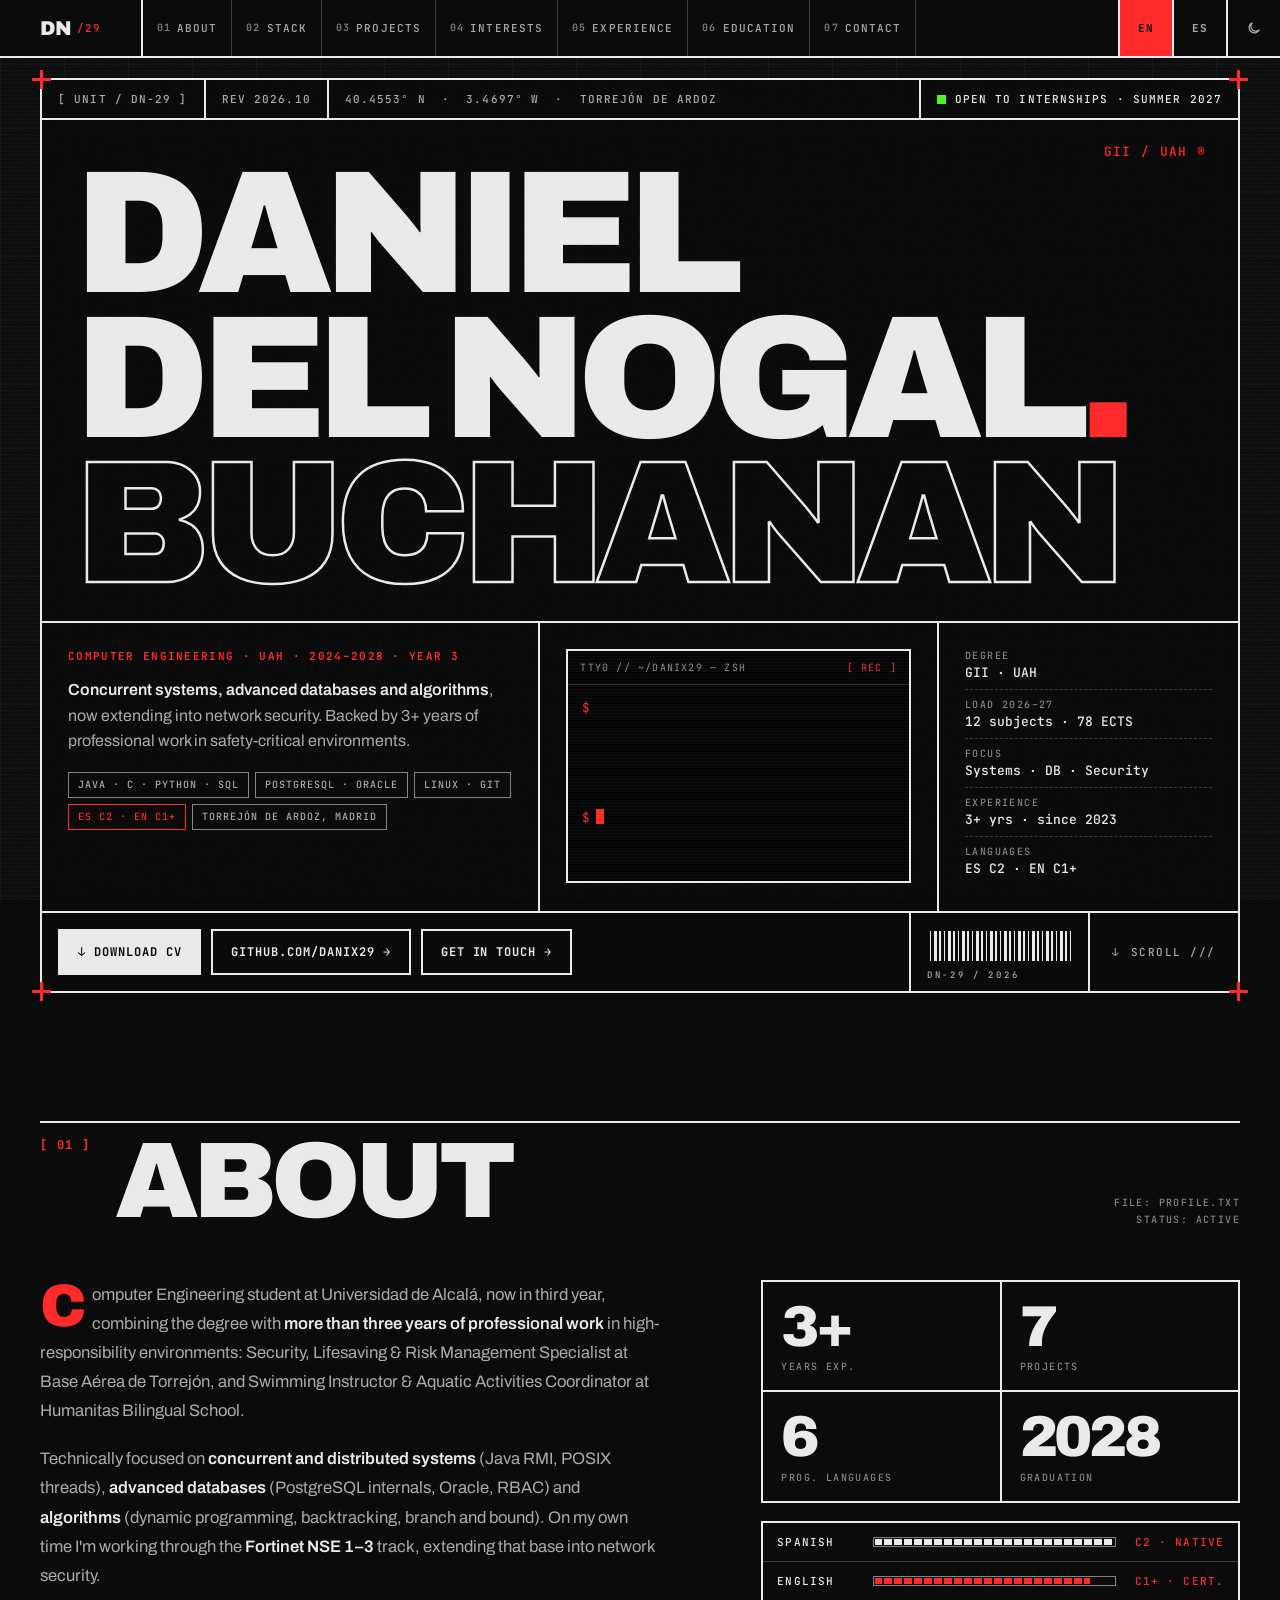
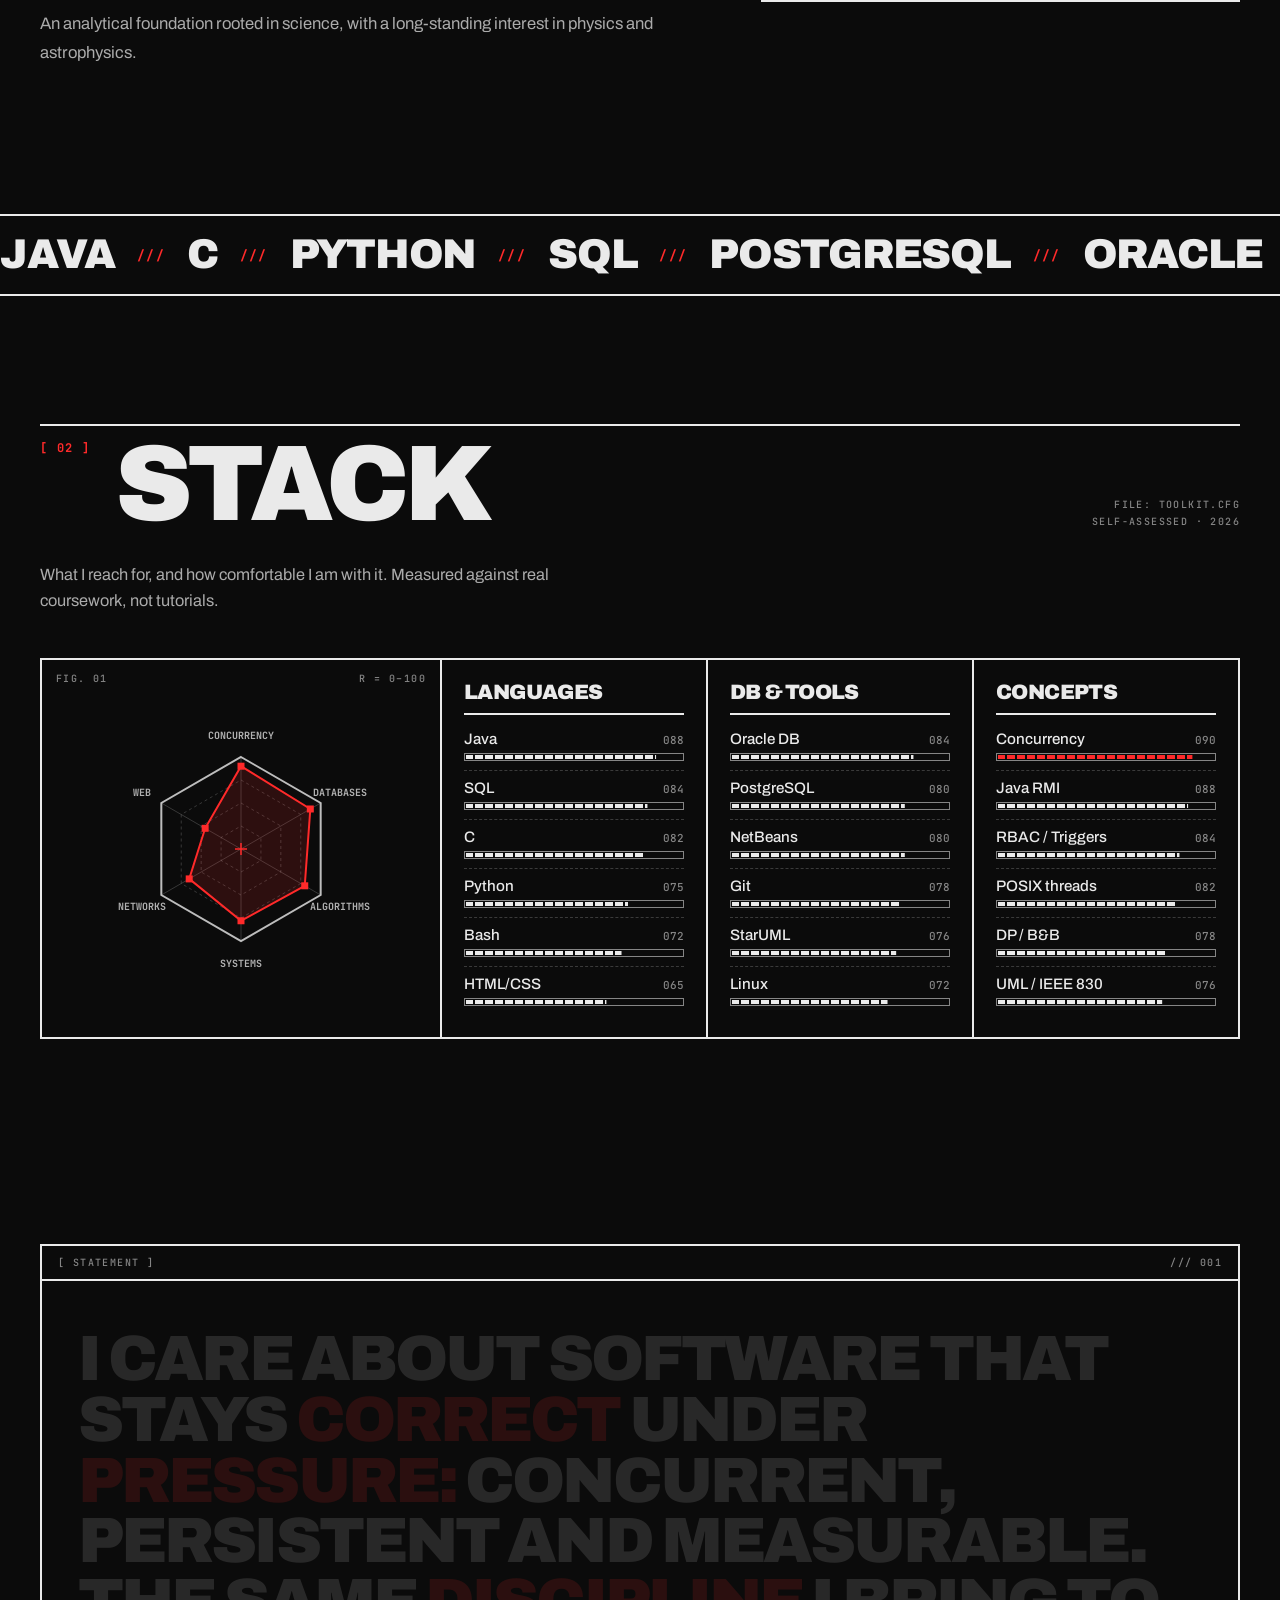
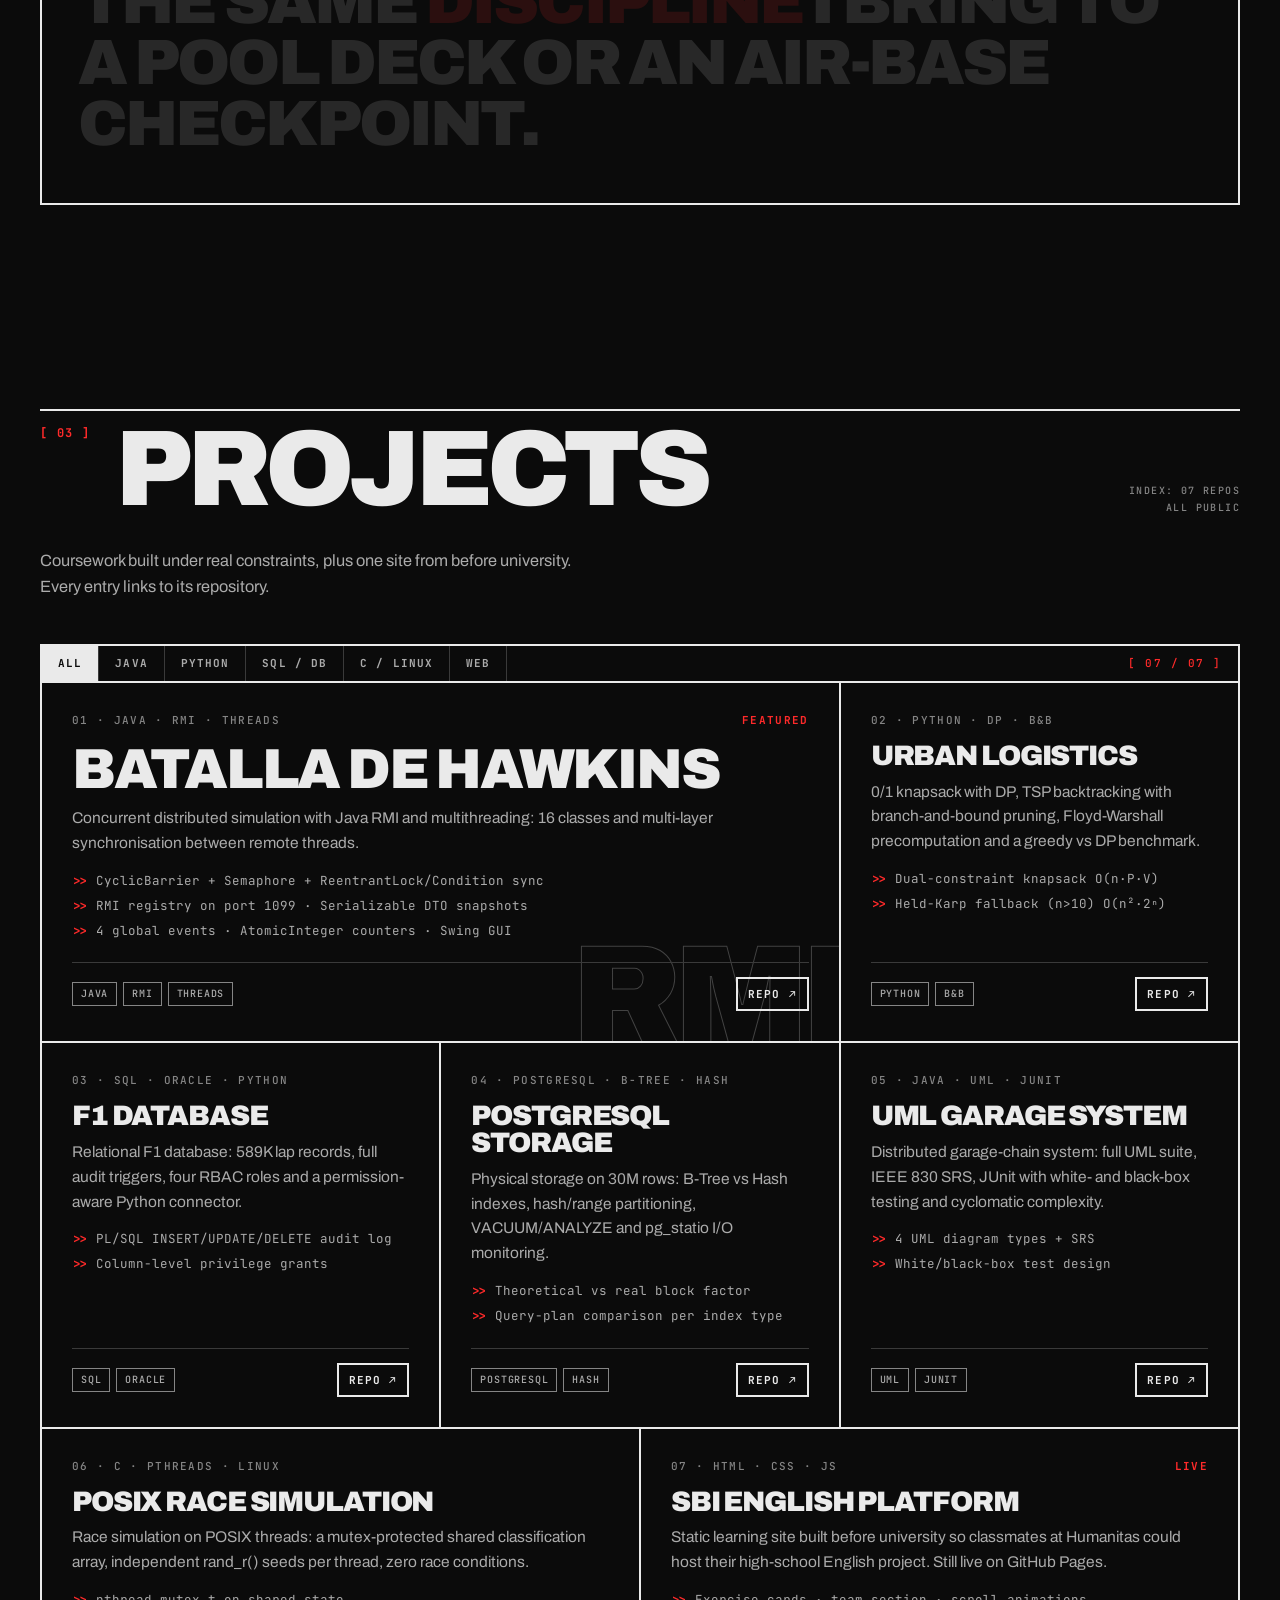
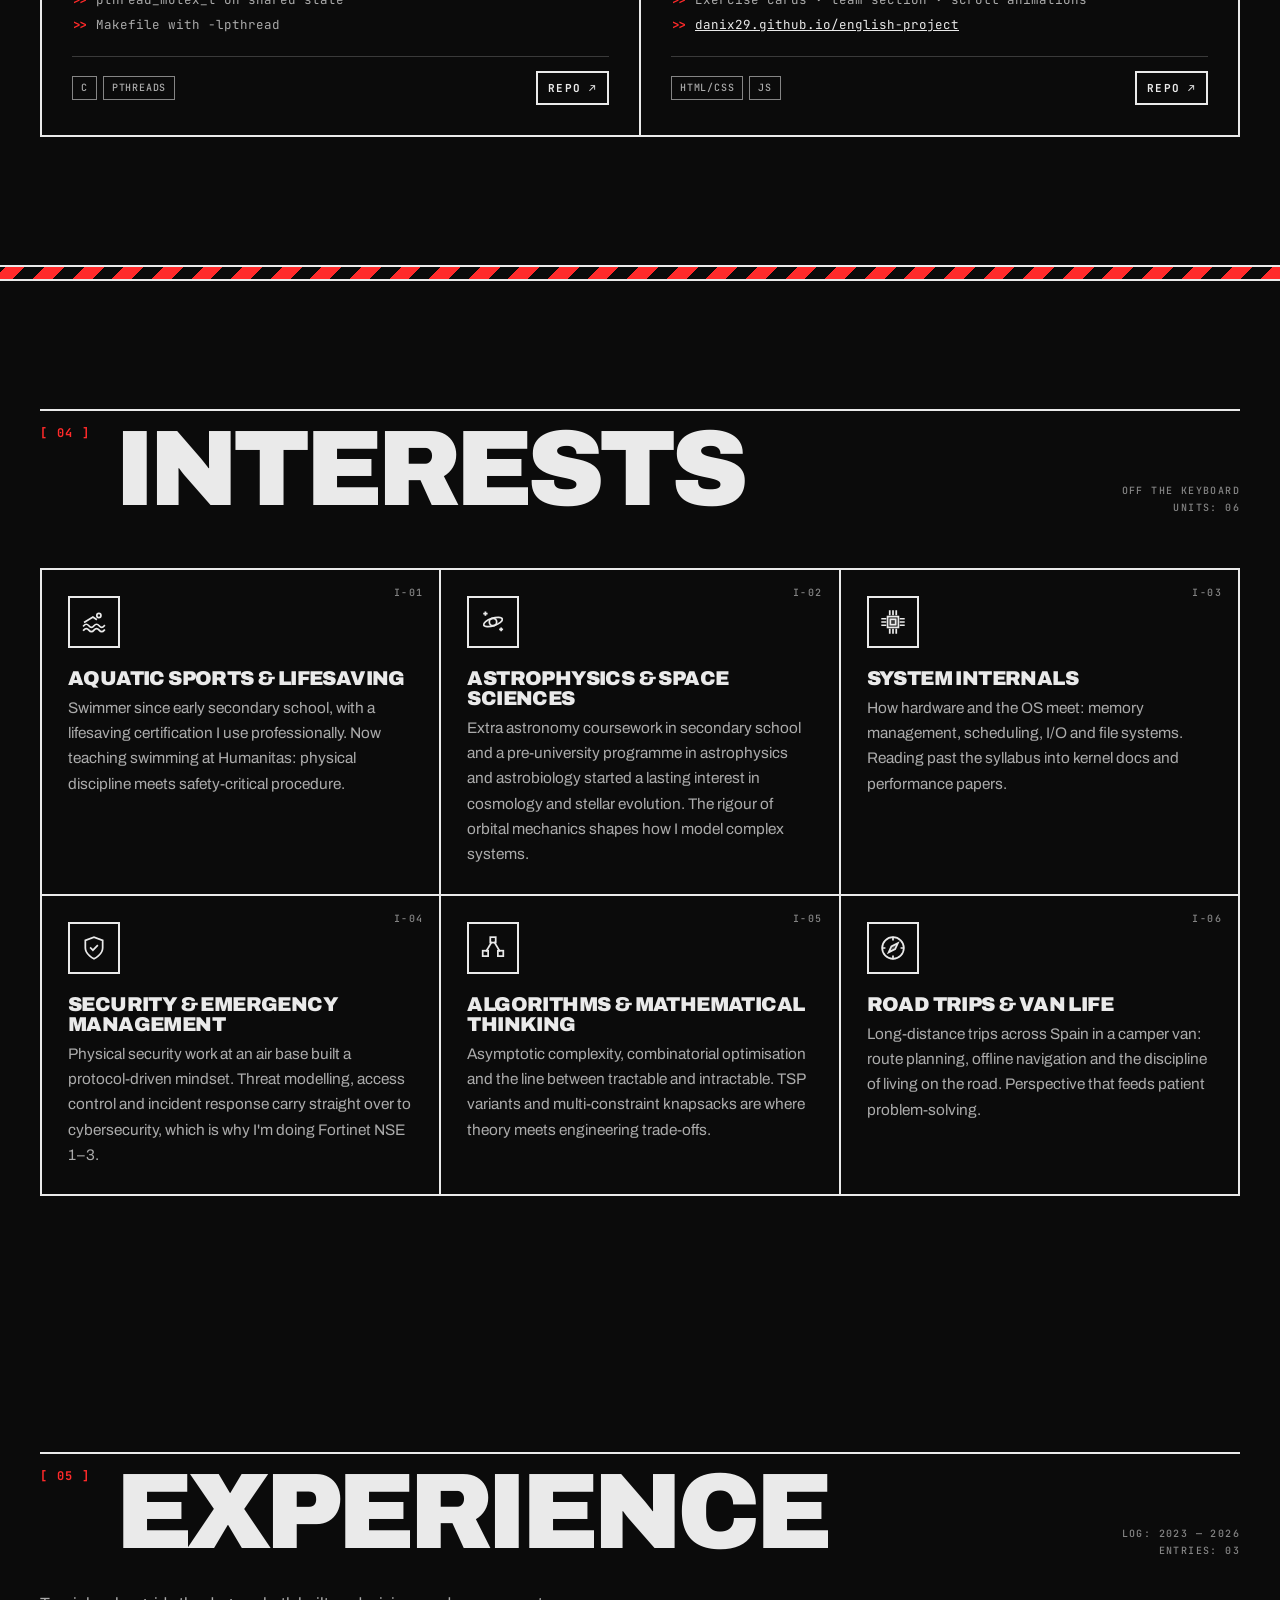
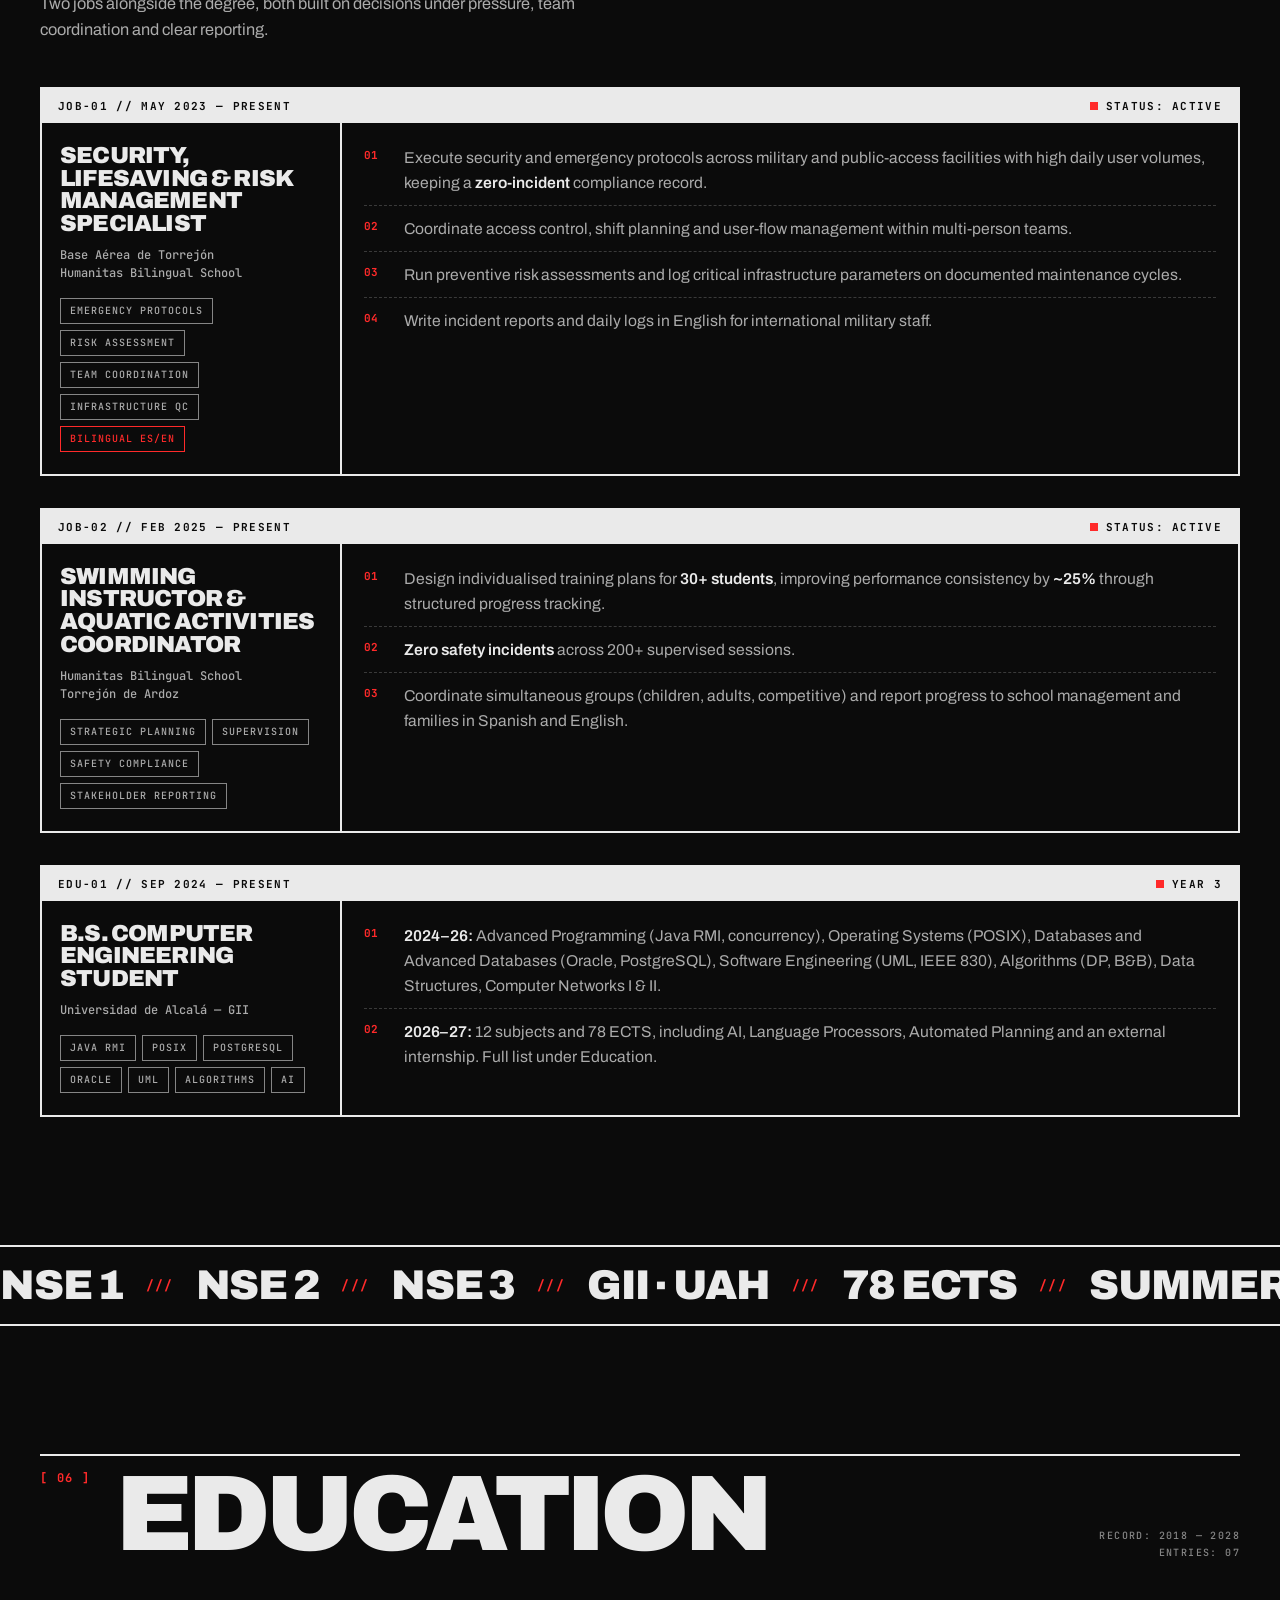
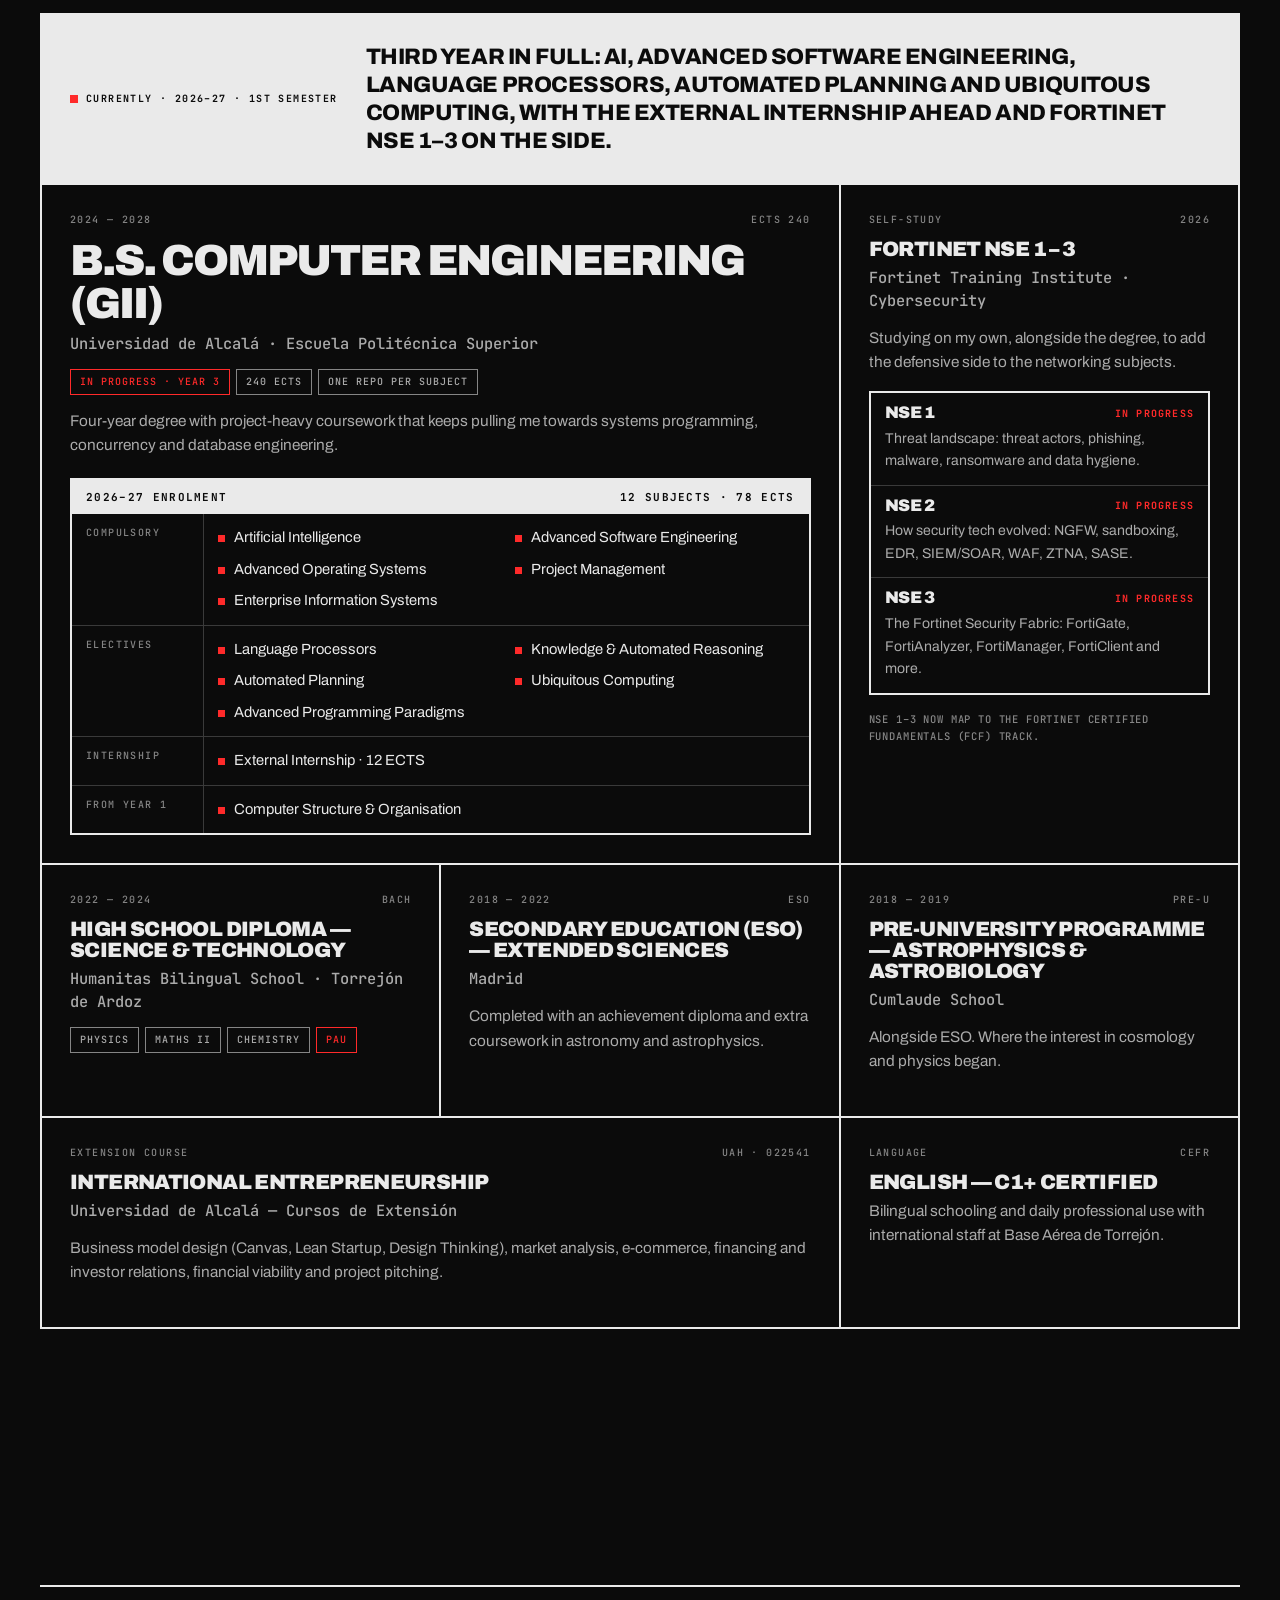
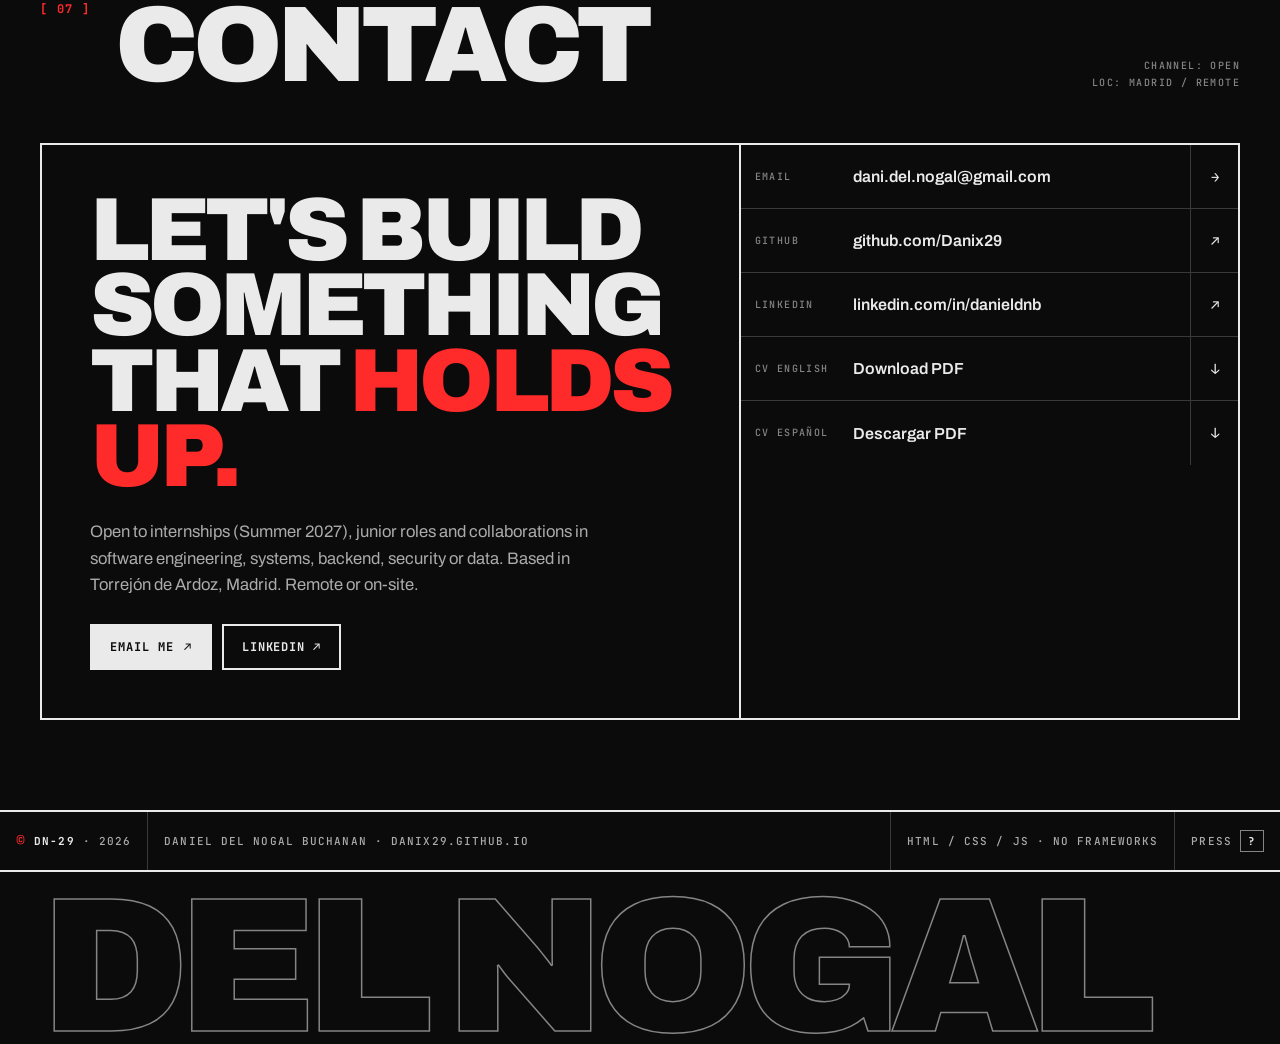
<file: index.html>
<!DOCTYPE html>
<html lang="en" class="lang-en">
<head>
<meta charset="UTF-8"/>
<meta name="viewport" content="width=device-width, initial-scale=1.0"/>
<title>Daniel Del Nogal Buchanan</title>
<meta name="description" content="Daniel Del Nogal Buchanan — Computer Engineering student at Universidad de Alcalá (Year 3). Concurrent systems, advanced databases, algorithms and network security."/>
<meta name="theme-color" content="#0B0B0B"/>
<link rel="icon" href="favicon.svg" type="image/svg+xml"/>

<meta property="og:title" content="Daniel Del Nogal Buchanan — Computer Engineering @ UAH"/>
<meta property="og:description" content="Concurrent systems · Advanced databases · Algorithms · Network security (Fortinet NSE 1–3) · 3+ years of professional work in safety-critical environments."/>
<meta property="og:type" content="website"/>
<meta property="og:url" content="https://danix29.github.io"/>
<meta property="og:image" content="https://capsule-render.vercel.app/api?type=rect&color=0B0B0B&height=400&section=header&text=DANIEL%20DEL%20NOGAL%20BUCHANAN&fontSize=40&fontColor=EAEAEA&fontAlignY=45&desc=B.S.%20COMPUTER%20ENGINEERING%20%2F%2F%20UAH&descAlignY=63&descColor=FF2A2A"/>
<meta name="twitter:card" content="summary_large_image"/>

<!-- Theme + language before first paint (no flash) -->
<script>
(function () {
  var d = document.documentElement;
  d.classList.add('js');
  try {
    if (localStorage.getItem('theme') === 'light') d.setAttribute('data-theme', 'light');
    if (localStorage.getItem('lang') === 'es') { d.classList.remove('lang-en'); d.classList.add('lang-es'); d.lang = 'es'; }
  } catch (e) {}
  if (!window.matchMedia('(prefers-reduced-motion: reduce)').matches) d.classList.add('booting');
})();
</script>

<link rel="preconnect" href="https://fonts.googleapis.com"/>
<link rel="preconnect" href="https://fonts.gstatic.com" crossorigin/>
<link href="https://fonts.googleapis.com/css2?family=Archivo:wght@400;500;600;800;900&family=JetBrains+Mono:wght@400;500;700&display=swap" rel="stylesheet"/>

<!-- GoatCounter analytics — privacy-friendly, no cookies -->
<script data-goatcounter="https://danieldelnogal.goatcounter.com/count" async src="//gc.zgo.at/count.js"></script>
<!-- Microsoft Clarity — heatmaps + session recordings -->
<script type="text/javascript">(function(c,l,a,r,i,t,y){c[a]=c[a]||function(){(c[a].q=c[a].q||[]).push(arguments)};t=l.createElement(r);t.async=1;t.src="https://www.clarity.ms/tag/"+i;y=l.getElementsByTagName(r)[0];y.parentNode.insertBefore(t,y)})(window,document,"clarity","script","x1daajnt6w");</script>

<style>
/* =====================================================================
   INDUSTRIAL BRUTALISM / TACTICAL TELEMETRY
   Carbon substrate · phosphor-white ink · aviation red as the only accent.
   Light theme switches to the Swiss-print variant (paper + carbon ink).
   ===================================================================== */
:root {
  --bg: #0B0B0B;
  --bg-rgb: 11 11 11;
  --bg-2: #131313;
  --fg: #EAEAEA;
  --fg-2: #ABABAB;
  --fg-3: #858585;
  --rule: #3A3A3A;
  --red: #FF2A2A;
  --red-text: #FF2A2A;
  --on-red: #0B0B0B;
  --green: #4AF626;
  --term-bg: #050505;

  /* inverted ink used on hover (card flips to a solid plate) */
  --inv-1: #0B0B0B;
  --inv-2: #2C2C2C;
  --inv-3: #4C4C4C;

  --scan: rgb(0 0 0 / .26);
  --grid: rgb(234 234 234 / .045);

  --f-head: 'Archivo', 'Arial Black', system-ui, sans-serif;
  --f-body: 'Archivo', system-ui, sans-serif;
  --f-mono: 'JetBrains Mono', ui-monospace, 'SFMono-Regular', Menlo, Consolas, monospace;

  --b: 2px;
  --wrap: 1280px;
  --gutter: clamp(14px, 3.6vw, 40px);
}

[data-theme="light"] {
  --bg: #EAE8E3;
  --bg-rgb: 234 232 227;
  --bg-2: #E1DFD9;
  --fg: #0D0D0D;
  --fg-2: #383838;
  --fg-3: #575757;
  --rule: #A6A39B;
  --red: #E61919;
  --red-text: #C21212;
  --on-red: #0D0D0D;
  --term-bg: #0D0D0D;
  --inv-1: #EAE8E3;
  --inv-2: #C8C6C0;
  --inv-3: #A2A09A;
  --scan: rgb(0 0 0 / .028);
  --grid: rgb(13 13 13 / .06);
}

/* =====================================================================
   BASE
   ===================================================================== */
*, *::before, *::after { box-sizing: border-box; border-radius: 0 !important; }
html { scroll-behavior: smooth; -webkit-text-size-adjust: 100%; scroll-padding-top: 74px; }
body {
  margin: 0; background: var(--bg); color: var(--fg);
  font-family: var(--f-body); font-size: 16px; line-height: 1.6;
  -webkit-font-smoothing: antialiased; text-rendering: optimizeLegibility;
}
html.booting body { overflow: hidden; }
main { overflow-x: clip; position: relative; z-index: 1; }
a { color: inherit; }
img, svg, canvas { display: block; max-width: 100%; }
button { font: inherit; color: inherit; }
::selection { background: var(--red); color: var(--on-red); }
:focus-visible { outline: 2px solid var(--red); outline-offset: 2px; }
html.lang-en .es, html.lang-es .en { display: none !important; }

.wrap { width: 100%; max-width: var(--wrap); margin: 0 auto; padding-inline: var(--gutter); }

.skip-link {
  position: fixed; left: 12px; top: -60px; z-index: 300;
  background: var(--red); color: var(--on-red); padding: 10px 14px;
  font: 700 12px var(--f-mono); text-transform: uppercase; letter-spacing: .08em;
}
.skip-link:focus { top: 12px; }

/* Background: blueprint grid + CRT scanlines + mechanical grain */
.bg-layer { position: fixed; inset: 0; pointer-events: none; z-index: 0; }
.bg-blueprint {
  background-image: linear-gradient(var(--grid) 1px, transparent 1px), linear-gradient(90deg, var(--grid) 1px, transparent 1px);
  background-size: 64px 64px;
}
.bg-blueprint::after { content: ""; position: absolute; inset: 0; background: repeating-linear-gradient(0deg, transparent 0 2px, var(--scan) 2px 4px); }
.bg-noise {
  opacity: .055;
  background-image: url("data:image/svg+xml,%3Csvg xmlns='http://www.w3.org/2000/svg' width='160' height='160'%3E%3Cfilter id='n'%3E%3CfeTurbulence type='fractalNoise' baseFrequency='.9' numOctaves='3' stitchTiles='stitch'/%3E%3CfeColorMatrix values='0 0 0 0 1 0 0 0 0 1 0 0 0 0 1 0 0 0 .9 0'/%3E%3C/filter%3E%3Crect width='100%25' height='100%25' filter='url(%23n)'/%3E%3C/svg%3E");
}
[data-theme="light"] .bg-noise { filter: invert(1); opacity: .05; }

/* =====================================================================
   INTRO — BOOT SEQUENCE
   ===================================================================== */
#intro { display: none; }
html.booting #intro {
  display: block; position: fixed; inset: 0; z-index: 1000; cursor: pointer;
  /* failsafe: never trap the page if JS dies mid-boot */
  animation: intro-failsafe 0s 8s forwards;
}
@keyframes intro-failsafe { to { visibility: hidden; pointer-events: none; } }
.intro-slats { position: absolute; inset: 0; display: grid; grid-template-rows: repeat(6, 1fr); }
.intro-slats i {
  display: block; background: var(--bg); border-bottom: 1px solid var(--rule);
  transform-origin: 0 50%;
  transition: transform .5s steps(5, end);
}
.intro-slats i:nth-child(even) { transform-origin: 100% 50%; }
#intro.out .intro-slats i { transform: scaleX(0); }
#intro.out .intro-slats i:nth-child(2) { transition-delay: .06s; }
#intro.out .intro-slats i:nth-child(3) { transition-delay: .12s; }
#intro.out .intro-slats i:nth-child(4) { transition-delay: .18s; }
#intro.out .intro-slats i:nth-child(5) { transition-delay: .24s; }
#intro.out .intro-slats i:nth-child(6) { transition-delay: .3s; }

.intro-ui {
  position: absolute; inset: 0; display: grid; grid-template-rows: auto 1fr auto;
  padding: clamp(14px, 3vw, 32px); color: var(--fg);
  background-image: repeating-linear-gradient(0deg, transparent 0 2px, var(--scan) 2px 4px);
}
#intro.out .intro-ui { visibility: hidden; }
.intro-top, .intro-foot-meta {
  display: flex; flex-wrap: wrap; justify-content: space-between; align-items: center; gap: 10px 20px;
  font: 500 11px var(--f-mono); text-transform: uppercase; letter-spacing: .14em; color: var(--fg-2);
  border-bottom: var(--b) solid var(--fg); padding-bottom: 12px;
}
.intro-skip {
  background: transparent; border: var(--b) solid var(--fg); padding: 6px 10px; cursor: pointer;
  font: 700 11px var(--f-mono); text-transform: uppercase; letter-spacing: .12em; color: var(--fg);
}
.intro-skip:hover { background: var(--red); border-color: var(--red); color: var(--on-red); }
.intro-mid { display: grid; grid-template-columns: 1fr auto; align-items: end; gap: 24px; padding: 24px 0; min-height: 0; }
.intro-log { list-style: none; margin: 0; padding: 0; font: 400 clamp(11px, 1.2vw, 13px)/1.9 var(--f-mono); color: var(--fg-2); align-self: center; min-width: 0; }
.intro-log li { white-space: pre; overflow: hidden; text-overflow: ellipsis; }
.intro-log li b { font-weight: 700; color: var(--fg); }
.intro-log li .ok { color: var(--green); }
.intro-log li .wip { color: var(--red-text); }
.intro-log .cur { display: inline-block; width: 7px; height: 12px; background: var(--red); margin-left: 6px; vertical-align: -1px; animation: blink 1s steps(2, jump-none) infinite; }
.intro-count {
  font: 900 clamp(64px, 22vw, 19rem)/.78 var(--f-head); letter-spacing: -.06em;
  font-variant-numeric: tabular-nums; text-align: right;
}
.intro-count small { font-size: .28em; letter-spacing: -.02em; vertical-align: top; margin-left: .05em; }
.intro-count.done { color: var(--red); }
.intro-bar {
  height: 18px; border: var(--b) solid var(--fg); position: relative; margin-bottom: 12px;
  background: repeating-linear-gradient(90deg, transparent 0 10px, var(--rule) 10px 12px);
}
.intro-bar i { position: absolute; inset: 2px; background: var(--red); transform-origin: 0 50%; transform: scaleX(var(--k, 0)); }
.intro-foot-meta { border-bottom: 0; border-top: var(--b) solid var(--fg); padding: 12px 0 0; }
.intro-name { font: 900 clamp(1rem, 2.4vw, 1.6rem)/1 var(--f-head); text-transform: uppercase; letter-spacing: -.02em; color: var(--fg); }

/* =====================================================================
   PROGRESS + NAV
   ===================================================================== */
#progress { position: fixed; top: 0; left: 0; right: 0; height: 3px; z-index: 210; background: var(--red); transform-origin: 0 50%; transform: scaleX(0); }

.nav {
  position: fixed; z-index: 200; top: 0; left: 0; right: 0; height: 58px;
  display: flex; align-items: stretch;
  background: var(--bg); border-bottom: var(--b) solid var(--fg);
}
.nav-logo {
  display: flex; align-items: center; gap: 6px; padding: 0 var(--gutter); text-decoration: none;
  font: 900 20px/1 var(--f-head); letter-spacing: -.05em; border-right: var(--b) solid var(--fg); white-space: nowrap;
}
.nav-logo span { font: 500 11px var(--f-mono); letter-spacing: .08em; color: var(--red-text); }
.nav-links { display: flex; list-style: none; margin: 0; padding: 0; flex: 1; }
.nav-links li { display: flex; }
.nav-links a {
  display: flex; align-items: center; gap: 6px; padding: 0 14px; text-decoration: none;
  font: 500 11px/1 var(--f-mono); text-transform: uppercase; letter-spacing: .1em; color: var(--fg-2);
  border-right: 1px solid var(--rule);
}
.nav-links a i { font-style: normal; color: var(--fg-3); font-size: 10px; }
.nav-links a:hover { color: var(--fg); background: var(--bg-2); }
.nav-links a.active { background: var(--fg); color: var(--bg); }
.nav-links a.active i { color: var(--red); }
.nav-tools { display: flex; margin-left: auto; }
.tool-btn {
  min-width: 54px; padding: 0 12px; background: transparent; border: 0; border-left: var(--b) solid var(--fg); cursor: pointer;
  font: 700 11px var(--f-mono); letter-spacing: .1em; color: var(--fg-2);
  display: inline-flex; align-items: center; justify-content: center;
}
.tool-btn:hover { color: var(--fg); background: var(--bg-2); }
.tool-btn[aria-pressed="true"] { background: var(--red); color: var(--on-red); }
.tool-btn svg { width: 16px; height: 16px; }
.icon-sun { display: none; }
[data-theme="light"] .icon-sun { display: block; }
[data-theme="light"] .icon-moon { display: none; }

.hamburger { display: none; width: 58px; background: transparent; border: 0; border-left: var(--b) solid var(--fg); cursor: pointer; position: relative; }
.hamburger span { position: absolute; left: 50%; top: 50%; width: 22px; height: 3px; background: var(--fg); transition: transform .3s steps(3, end); }
.hamburger span:nth-child(1) { transform: translate(-50%, -7px); }
.hamburger span:nth-child(2) { transform: translate(-50%, -1px); }
.hamburger span:nth-child(3) { transform: translate(-50%, 5px); }
.hamburger[aria-expanded="true"] span:nth-child(1) { transform: translate(-50%, -1px) rotate(45deg); }
.hamburger[aria-expanded="true"] span:nth-child(2) { transform: translate(-50%, -1px) scaleX(0); }
.hamburger[aria-expanded="true"] span:nth-child(3) { transform: translate(-50%, -1px) rotate(-45deg); }

.mobile-nav {
  position: fixed; top: 58px; left: 0; right: 0; bottom: 0; z-index: 190; background: var(--bg);
  display: flex; flex-direction: column; overflow-y: auto;
  visibility: hidden; clip-path: inset(0 0 100% 0); transition: clip-path .4s steps(6, end), visibility 0s linear .4s;
}
.mobile-nav.open { visibility: visible; clip-path: inset(0 0 0 0); transition: clip-path .4s steps(6, end); }
.mobile-nav ul { list-style: none; margin: 0; padding: 0; }
.mobile-nav a {
  display: flex; justify-content: space-between; align-items: baseline; padding: 14px var(--gutter);
  text-decoration: none; border-bottom: 1px solid var(--rule);
  font: 900 clamp(2rem, 10vw, 3.2rem)/1 var(--f-head); text-transform: uppercase; letter-spacing: -.04em;
}
.mobile-nav a i { font: 500 11px var(--f-mono); font-style: normal; color: var(--red-text); letter-spacing: .1em; }
.mobile-nav a:active { background: var(--fg); color: var(--bg); }
.mobile-tools { display: flex; border-bottom: var(--b) solid var(--fg); }
.mobile-tools .tool-btn { flex: 1; height: 56px; border-left: 0; border-right: 1px solid var(--rule); }

/* =====================================================================
   SHARED BLOCKS
   ===================================================================== */
section { position: relative; padding: clamp(80px, 10vw, 136px) 0; }

.head {
  display: grid; grid-template-columns: auto 1fr auto; align-items: end; gap: 12px 24px;
  border-top: var(--b) solid var(--fg); padding-top: 14px; margin-bottom: clamp(28px, 4.5vw, 52px);
}
.head .idx { align-self: start; font: 700 12px var(--f-mono); letter-spacing: .12em; color: var(--red-text); }
.head h2 { margin: 0; font: 900 clamp(34px, 8.4vw, 7.6rem)/.84 var(--f-head); letter-spacing: -.055em; text-transform: uppercase; overflow-wrap: anywhere; }
.head .meta { font: 500 10px/1.7 var(--f-mono); letter-spacing: .14em; text-transform: uppercase; color: var(--fg-3); text-align: right; }
.lede { margin: -20px 0 clamp(28px, 4vw, 44px); max-width: 62ch; color: var(--fg-2); font-size: 1.02rem; }

/* gap trick: 2px solid ink lines between compartments */
.cells { display: grid; gap: var(--b); background: var(--fg); border: var(--b) solid var(--fg); }
.cells > * { background: var(--bg); min-width: 0; }

.label { font: 500 10px/1.4 var(--f-mono); text-transform: uppercase; letter-spacing: .14em; color: var(--fg-3); }
.badge {
  display: inline-block; font: 500 10px/1 var(--f-mono); text-transform: uppercase; letter-spacing: .1em;
  padding: 7px 9px; border: 1px solid var(--fg-3); color: var(--fg-2);
}
.badge.on { border-color: var(--red); color: var(--red-text); }
.badges { display: flex; flex-wrap: wrap; gap: 6px; }

.btn {
  display: inline-flex; align-items: center; gap: 10px; text-decoration: none; cursor: pointer;
  font: 700 12px/1 var(--f-mono); text-transform: uppercase; letter-spacing: .08em;
  padding: 15px 18px; border: var(--b) solid var(--fg); background: transparent; color: var(--fg);
}
.btn:hover { background: var(--red); border-color: var(--red); color: var(--on-red); }
.btn:active { transform: translate(2px, 2px); }
.btn-primary { background: var(--fg); color: var(--bg); }

/* segmented meter */
.meter { position: relative; height: 10px; border: 1px solid var(--fg-3); }
.meter::after { content: ""; position: absolute; inset: 0; background: repeating-linear-gradient(90deg, transparent 0 8px, var(--bg) 8px 10px); pointer-events: none; }
.meter i { position: absolute; inset: 1px; background: var(--fg); transform-origin: 0 50%; transform: scaleX(var(--w)); transition: transform .9s steps(12, end); }
.meter.hot i { background: var(--red); }
.js .meter i { transform: scaleX(0); }
.js .filled .meter i { transform: scaleX(var(--w)); }

/* reveal: a solid shutter retracts in 6 mechanical steps */
.js .reveal { position: relative; }
.js .reveal::after {
  content: ""; position: absolute; inset: -3px; z-index: 3; pointer-events: none;
  background: var(--bg); transform-origin: 50% 0; transform: scaleY(1);
  transition: transform .55s steps(6, end); transition-delay: calc(var(--d, 0) * 110ms);
}
.js .reveal.in::after { transform: scaleY(0); }

/* =====================================================================
   HERO
   ===================================================================== */
#hero { min-height: 100dvh; padding: 78px 0 26px; display: flex; flex-direction: column; justify-content: center; }
#hero-canvas { position: absolute; inset: 0; width: 100%; height: 100%; z-index: 0; pointer-events: none; opacity: .6; }
.hero-frame { position: relative; z-index: 1; border: var(--b) solid var(--fg); background: rgb(var(--bg-rgb) / .78); container-type: inline-size; }
.xh { position: absolute; width: 19px; height: 19px; color: var(--red); pointer-events: none; z-index: 2; }
.xh::before, .xh::after { content: ""; position: absolute; background: currentColor; }
.xh::before { left: 8px; top: 0; width: 3px; height: 19px; }
.xh::after { top: 8px; left: 0; height: 3px; width: 19px; }
.xh.tl { left: -10px; top: -10px; } .xh.tr { right: -10px; top: -10px; }
.xh.bl { left: -10px; bottom: -10px; } .xh.br { right: -10px; bottom: -10px; }

.meta-row {
  display: grid; grid-template-columns: auto auto 1fr auto; border-bottom: var(--b) solid var(--fg);
  font: 500 11px/1.3 var(--f-mono); text-transform: uppercase; letter-spacing: .1em; color: var(--fg-2);
}
.meta-row > * { padding: 12px 16px; border-right: var(--b) solid var(--fg); white-space: nowrap; }
.meta-row > *:last-child { border-right: 0; }
.meta-row .coords { min-width: 0; overflow: hidden; text-overflow: ellipsis; }
.status { color: var(--fg); display: inline-flex; align-items: center; gap: 9px; }
.status b { width: 9px; height: 9px; background: var(--green); display: inline-block; animation: blink 1.2s steps(2, jump-none) infinite; }
@keyframes blink { 50% { opacity: .15; } }

.hero-name {
  margin: 0; padding: clamp(18px, 3.8vw, 42px) clamp(14px, 3vw, 32px) clamp(14px, 2.4vw, 24px);
  font: 900 clamp(3rem, 12.6vw, 12.6rem)/.83 var(--f-head); letter-spacing: -.058em; text-transform: uppercase;
  /* size from the frame, not the window: BUCHANAN is ~6x the font size wide */
  font-size: clamp(28px, calc(15.6cqi - 12px), 12.6rem);
  border-bottom: var(--b) solid var(--fg); position: relative;
}
.hero-name .outline { color: transparent; -webkit-text-stroke: clamp(1.5px, .2vw, 2.5px) var(--fg); }
.hero-name .dot { color: var(--red); }
.hero-name .reg { position: absolute; top: clamp(14px, 2.4vw, 26px); right: clamp(14px, 3vw, 32px); font: 500 clamp(10px, 1vw, 13px)/1 var(--f-mono); letter-spacing: .1em; color: var(--red-text); -webkit-text-stroke: 0; white-space: nowrap; }

.hero-row { display: grid; grid-template-columns: 5fr 4fr 3fr; }
.hero-row > * { padding: clamp(16px, 2.2vw, 26px); border-right: var(--b) solid var(--fg); min-width: 0; }
.hero-row > *:last-child { border-right: 0; }
.hero-tag { font: 700 11px var(--f-mono); text-transform: uppercase; letter-spacing: .12em; color: var(--red-text); margin: 0 0 14px; }
.hero-sub { margin: 0 0 18px; font-size: 1rem; line-height: 1.6; color: var(--fg-2); }
.hero-sub strong { color: var(--fg); font-weight: 600; }

.term { border: var(--b) solid var(--fg); background: var(--term-bg); color: #E2E2E2; font: 400 12.5px/1.75 var(--f-mono); position: relative; }
.term::after { content: ""; position: absolute; inset: 0; pointer-events: none; background: repeating-linear-gradient(0deg, transparent 0 2px, rgb(255 255 255 / .03) 2px 3px); }
.t-bar { display: flex; justify-content: space-between; gap: 10px; padding: 8px 12px; border-bottom: 1px solid #333; font-size: 10px; letter-spacing: .12em; text-transform: uppercase; color: #8E8E8E; }
.t-bar .rec { color: #FF2A2A; }
.t-body { padding: 12px 14px 14px; min-height: 196px; }
.t-line { white-space: pre-wrap; word-break: break-word; }
.t-prompt { color: #FF2A2A; }
.t-out { color: #BDBDBD; }
.t-cursor { display: inline-block; width: 8px; height: 15px; background: #FF2A2A; vertical-align: -2px; margin-left: 6px; animation: blink 1s steps(2, jump-none) infinite; }

.tele { margin: 0; }
.tele div { padding: 8px 0; border-bottom: 1px dashed var(--rule); }
.tele div:first-child { padding-top: 0; }
.tele div:last-child { border-bottom: 0; }
.tele dt { font: 500 10px var(--f-mono); text-transform: uppercase; letter-spacing: .14em; color: var(--fg-3); }
.tele dd { margin: 2px 0 0; font: 500 13px var(--f-mono); color: var(--fg); }

.hero-foot { display: grid; grid-template-columns: 1fr auto auto; border-top: var(--b) solid var(--fg); }
.hero-foot > * { border-right: var(--b) solid var(--fg); }
.hero-foot > *:last-child { border-right: 0; }
.hero-cta { display: flex; flex-wrap: wrap; gap: 10px; padding: 16px; }
.barcode {
  width: clamp(120px, 14vw, 190px); position: relative; padding: 18px 16px 30px; background-clip: content-box;
  background-image: repeating-linear-gradient(90deg, var(--fg) 0 2px, transparent 2px 5px, var(--fg) 5px 6px, transparent 6px 9px, var(--fg) 9px 12px, transparent 12px 14px);
}
.barcode::after { content: "DN-29 / 2026"; position: absolute; left: 16px; right: 16px; bottom: 10px; font: 500 9px var(--f-mono); letter-spacing: .3em; color: var(--fg-2); }
.scroll-cue { display: flex; align-items: center; gap: 10px; padding: 0 22px; text-decoration: none; font: 500 11px var(--f-mono); text-transform: uppercase; letter-spacing: .14em; color: var(--fg-2); }
.scroll-cue:hover { background: var(--fg); color: var(--bg); }
.scroll-cue span { display: inline-block; animation: nudge 1.6s steps(3, end) infinite; }
@keyframes nudge { 50% { transform: translateY(4px); } }

/* =====================================================================
   ABOUT
   ===================================================================== */
#about { padding-top: clamp(64px, 8vw, 112px); }
.about-grid { display: grid; grid-template-columns: 7fr 5fr; gap: clamp(24px, 4vw, 56px); }
.about-text p { margin: 0 0 1.15em; font-size: 1.04rem; line-height: 1.75; color: var(--fg-2); max-width: 62ch; }
.about-text p strong { color: var(--fg); font-weight: 600; }
.about-text p:first-child::first-letter { font: 900 3.6em/.8 var(--f-head); float: left; margin: .06em .08em 0 0; color: var(--red); }
.stats { grid-template-columns: 1fr 1fr; }
.stat { padding: 20px 18px 16px; }
.stat-n { font: 900 clamp(2.6rem, 4.6vw, 3.6rem)/.88 var(--f-head); letter-spacing: -.055em; }
.stat .label { margin-top: 8px; }
.langs { margin-top: 18px; border: var(--b) solid var(--fg); }
.lang-row { display: grid; grid-template-columns: 84px 1fr 96px; align-items: center; gap: 12px; padding: 12px 14px; font: 500 11px var(--f-mono); text-transform: uppercase; letter-spacing: .1em; }
.lang-row + .lang-row { border-top: 1px solid var(--rule); }
.lang-row .lv { text-align: right; color: var(--red-text); }

/* marquee + hazard stripe */
.marquee { overflow: hidden; border-block: var(--b) solid var(--fg); background: var(--bg); position: relative; z-index: 1; }
.marquee-track { display: flex; width: max-content; animation: marquee 46s linear infinite; }
.marquee-track span { font: 900 clamp(1.6rem, 3.4vw, 2.6rem)/1 var(--f-head); text-transform: uppercase; letter-spacing: -.03em; padding: 18px 0; white-space: nowrap; display: inline-flex; align-items: center; }
.marquee-track em { font: 700 13px var(--f-mono); font-style: normal; color: var(--red-text); padding: 0 22px; letter-spacing: .1em; }
.marquee.rev .marquee-track { animation-direction: reverse; animation-duration: 54s; }
@keyframes marquee { to { transform: translateX(-50%); } }
.hazard { height: 16px; position: relative; z-index: 1; border-block: var(--b) solid var(--fg); background: repeating-linear-gradient(-45deg, var(--red) 0 14px, var(--bg) 14px 28px); }

/* =====================================================================
   STACK
   ===================================================================== */
.stack-layout { grid-template-columns: 4fr 8fr; }
.radar-cell { padding: 36px 26px; display: flex; flex-direction: column; align-items: center; justify-content: center; position: relative; }
.radar-cell .label { position: absolute; left: 14px; top: 12px; }
.radar-cell .label.r { left: auto; right: 14px; }
#skill-radar { width: 280px; height: 280px; max-width: 100%; }
.stack-cats { display: grid; grid-template-columns: repeat(3, 1fr); gap: var(--b); background: var(--fg) !important; }
.stack-cat { background: var(--bg); padding: 22px; }
.stack-cat h3 { margin: 0 0 16px; padding-bottom: 10px; border-bottom: var(--b) solid var(--fg); font: 900 1.3rem/1 var(--f-head); text-transform: uppercase; letter-spacing: -.03em; }
.srow { display: grid; grid-template-columns: 1fr auto; gap: 6px 10px; align-items: baseline; padding: 9px 0; border-top: 1px dashed var(--rule); }
.srow:first-of-type { border-top: 0; padding-top: 0; }
.srow .n { font: 500 .95rem var(--f-body); }
.srow .v { font: 500 11px var(--f-mono); color: var(--fg-3); }
.srow .meter { grid-column: 1 / -1; height: 8px; }

/* statement */
.statement { padding: clamp(40px, 6vw, 80px) 0; position: relative; z-index: 1; }
.statement-frame { border: var(--b) solid var(--fg); background: var(--bg); }
.statement-bar { display: flex; justify-content: space-between; gap: 12px; padding: 10px 16px; border-bottom: var(--b) solid var(--fg); font: 500 10px var(--f-mono); text-transform: uppercase; letter-spacing: .14em; color: var(--fg-3); }
.statement p { margin: 0; padding: clamp(22px, 4vw, 48px) clamp(16px, 3vw, 36px); font: 900 clamp(28px, 5vw, 4.6rem)/.95 var(--f-head); letter-spacing: -.045em; text-transform: uppercase; }
.statement .w { opacity: .13; }
.statement .w.hl { color: var(--red); }
.no-scrub .statement .w { opacity: 1; }

/* =====================================================================
   PROJECTS
   ===================================================================== */
.proj-bar { display: flex; flex-wrap: wrap; justify-content: space-between; align-items: stretch; border: var(--b) solid var(--fg); border-bottom: 0; }
.filters { display: flex; flex-wrap: wrap; }
.filter {
  padding: 12px 16px; cursor: pointer; background: transparent; color: var(--fg-2); border: 0; border-right: 1px solid var(--rule);
  font: 700 11px/1 var(--f-mono); text-transform: uppercase; letter-spacing: .1em;
}
.filter:hover { color: var(--fg); background: var(--bg-2); }
.filter[aria-pressed="true"] { background: var(--fg); color: var(--bg); }
.proj-count { display: flex; align-items: center; padding: 0 16px; font: 500 11px var(--f-mono); text-transform: uppercase; letter-spacing: .14em; color: var(--red-text); }

.proj-grid { grid-template-columns: repeat(6, 1fr); grid-auto-flow: dense; }
.proj-card {
  --t1: var(--fg); --t2: var(--fg-2); --t3: var(--fg-3); --tr: var(--rule);
  grid-column: span 2; position: relative; overflow: hidden; color: var(--t1);
  padding: clamp(20px, 2.4vw, 30px); display: flex; flex-direction: column;
}
.proj-card:hover { background: var(--fg); --t1: var(--inv-1); --t2: var(--inv-2); --t3: var(--inv-3); --tr: var(--inv-3); }
.proj-card.span-3 { grid-column: span 3; }
.proj-card.span-4 { grid-column: span 4; }
.proj-card.is-hidden { display: none; }
.proj-grid.is-filtered .proj-card { grid-column: span 3; }
.proj-grid.is-filtered .proj-card.is-odd-last { grid-column: span 6; }
.proj-num { display: flex; justify-content: space-between; gap: 10px; font: 500 11px var(--f-mono); text-transform: uppercase; letter-spacing: .12em; color: var(--t3); }
.proj-num b { color: var(--red); font-weight: 700; }
.proj-name { margin: 16px 0 10px; font: 900 clamp(1.5rem, 2.2vw, 1.9rem)/.95 var(--f-head); letter-spacing: -.04em; text-transform: uppercase; }
.proj-card.span-4 .proj-name { font-size: clamp(2.2rem, 4.4vw, 3.8rem); }
.proj-desc { margin: 0 0 16px; color: var(--t2); font-size: .97rem; position: relative; }
.proj-hl { list-style: none; margin: 0 0 22px; padding: 0; display: grid; gap: 6px; position: relative; }
.proj-hl li { display: grid; grid-template-columns: 24px 1fr; font: 400 12.5px/1.5 var(--f-mono); color: var(--t2); }
.proj-hl li::before { content: ">>"; color: var(--red); font-weight: 700; }
.proj-hl a { color: var(--t1); }
.proj-foot { margin-top: auto; display: flex; justify-content: space-between; align-items: center; gap: 12px; padding-top: 14px; border-top: 1px solid var(--tr); position: relative; }
.proj-tags { display: flex; flex-wrap: wrap; gap: 6px; }
.proj-tag {
  position: relative; cursor: help; font: 500 10px/1 var(--f-mono); text-transform: uppercase; letter-spacing: .08em;
  padding: 6px 8px; border: 1px solid var(--t3); color: var(--t2);
}
.proj-tag::after {
  content: attr(data-tip); position: absolute; left: 0; bottom: calc(100% + 8px); z-index: 5;
  white-space: nowrap; pointer-events: none; visibility: hidden;
  font: 500 11px/1 var(--f-mono); text-transform: none; letter-spacing: .02em; padding: 8px 10px;
  background: var(--red); color: var(--on-red);
}
.proj-tag:hover::after, .proj-tag:focus-visible::after { visibility: visible; }
.proj-link {
  display: inline-flex; align-items: center; gap: 8px; text-decoration: none; white-space: nowrap;
  font: 700 11px var(--f-mono); text-transform: uppercase; letter-spacing: .1em; color: var(--t1);
  border: var(--b) solid var(--t1); padding: 8px 10px;
}
.proj-link:hover { background: var(--red); border-color: var(--red); color: var(--on-red); }
.proj-mark { position: absolute; right: -6px; bottom: -26px; pointer-events: none; font: 900 clamp(5rem, 11vw, 9.5rem)/1 var(--f-head); letter-spacing: -.06em; color: transparent; -webkit-text-stroke: 1px var(--t3); opacity: .45; }

/* =====================================================================
   INTERESTS
   ===================================================================== */
.int-grid { grid-template-columns: repeat(3, 1fr); }
.int-card { padding: 26px; position: relative; }
.int-card .label { position: absolute; right: 16px; top: 16px; }
.int-icon { width: 52px; height: 52px; display: grid; place-items: center; border: var(--b) solid var(--fg); color: var(--fg); }
.int-icon svg { width: 26px; height: 26px; }
.int-card:hover .int-icon { background: var(--red); border-color: var(--red); color: var(--on-red); }
.int-card h3 { margin: 20px 0 8px; font: 900 1.25rem/1 var(--f-head); text-transform: uppercase; letter-spacing: -.03em; }
.int-card p { margin: 0; color: var(--fg-2); font-size: .96rem; line-height: 1.65; }

/* =====================================================================
   EXPERIENCE
   ===================================================================== */
.exp-list { display: grid; gap: clamp(20px, 3vw, 32px); }
.job { border: var(--b) solid var(--fg); background: var(--bg); }
.job-bar {
  display: flex; flex-wrap: wrap; gap: 6px 20px; justify-content: space-between; align-items: center;
  padding: 10px 16px; background: var(--fg); color: var(--bg);
  font: 700 11px var(--f-mono); text-transform: uppercase; letter-spacing: .12em;
}
.job-bar .live { display: inline-flex; align-items: center; gap: 8px; }
.job-bar .live b { width: 8px; height: 8px; background: var(--red); animation: blink 1.2s steps(2, jump-none) infinite; }
.job-body { display: grid; grid-template-columns: 300px 1fr; }
.job-side { padding: 22px 18px; border-right: var(--b) solid var(--fg); }
.job-side h3 { margin: 0 0 10px; font: 900 1.45rem/.98 var(--f-head); text-transform: uppercase; letter-spacing: -.035em; }
.job-side .org { margin: 0 0 16px; font: 500 12px/1.5 var(--f-mono); color: var(--fg-2); }
.job-main { padding: 22px 22px 20px; }
.job-main ul { margin: 0; padding: 0; list-style: none; counter-reset: li; }
.job-main li { display: grid; grid-template-columns: 34px 1fr; gap: 6px; padding: 10px 0; border-top: 1px dashed var(--rule); color: var(--fg-2); font-size: .98rem; }
.job-main li:first-child { border-top: 0; padding-top: 0; }
.job-main li::before { content: counter(li, decimal-leading-zero); counter-increment: li; font: 700 11px/1.9 var(--f-mono); color: var(--red-text); }
.job-main li strong { color: var(--fg); font-weight: 600; }

/* =====================================================================
   EDUCATION
   ===================================================================== */
.edu-grid { grid-template-columns: repeat(3, 1fr); grid-auto-flow: dense; }
.edu-grid > article { padding: clamp(20px, 2.4vw, 28px); }
.edu-grid > .edu-now { grid-column: 1 / -1; display: grid; grid-template-columns: auto 1fr; gap: 14px 28px; align-items: center; background: var(--fg); color: var(--bg); }
.edu-now .label { color: var(--bg); display: inline-flex; align-items: center; gap: 8px; font-weight: 700; }
.edu-now .label b { width: 8px; height: 8px; background: var(--red); animation: blink 1.2s steps(2, jump-none) infinite; }
.edu-now p { margin: 0 !important; color: var(--bg) !important; font: 800 clamp(1.05rem, 1.8vw, 1.4rem)/1.25 var(--f-head) !important; letter-spacing: -.02em; text-transform: uppercase; }
.edu-degree { grid-column: span 2; grid-row: span 2; }
.edu-fortinet { grid-row: span 2; }
.edu-wide { grid-column: span 2; }
.edu-when { display: flex; justify-content: space-between; gap: 10px; }
.edu-grid h3 { margin: 12px 0 6px; font: 900 1.3rem/1 var(--f-head); text-transform: uppercase; letter-spacing: -.03em; }
.edu-degree h3 { font-size: clamp(1.8rem, 3.4vw, 2.8rem); letter-spacing: -.045em; }
.edu-inst { margin: 0 0 14px; font: 500 12px/1.5 var(--f-mono); color: var(--fg-2); }
.edu-grid p { color: var(--fg-2); font-size: .96rem; margin: 0 0 14px; }
.edu-grid .badges { margin-bottom: 14px; }
.enrol { margin-top: 20px; border: var(--b) solid var(--fg); }
.enrol-head { display: flex; flex-wrap: wrap; justify-content: space-between; gap: 8px; padding: 10px 14px; background: var(--fg); color: var(--bg); font: 700 11px var(--f-mono); text-transform: uppercase; letter-spacing: .12em; }
.enrol-group { display: grid; grid-template-columns: 132px 1fr; }
.enrol-group + .enrol-group { border-top: 1px solid var(--rule); }
.enrol-group > .label { padding: 12px 14px; border-right: 1px solid var(--rule); }
.enrol-group ul { list-style: none; margin: 0; padding: 8px 14px; display: grid; grid-template-columns: 1fr 1fr; gap: 0 18px; }
.enrol-group li { padding: 4px 0; font-size: .92rem; display: grid; grid-template-columns: 16px 1fr; }
.enrol-group li::before { content: ""; width: 7px; height: 7px; background: var(--red); margin-top: .62em; }
.nse { list-style: none; margin: 16px 0; padding: 0; border: var(--b) solid var(--fg); }
.nse li { padding: 12px 14px; }
.nse li + li { border-top: 1px solid var(--rule); }
.nse b { display: flex; justify-content: space-between; gap: 8px; font: 900 1.05rem/1 var(--f-head); text-transform: uppercase; letter-spacing: -.02em; }
.nse b small { font: 700 10px var(--f-mono); color: var(--red-text); letter-spacing: .12em; align-self: center; }
.nse p { margin: 6px 0 0 !important; font-size: .88rem !important; }
.fine { font: 500 10.5px/1.6 var(--f-mono) !important; color: var(--fg-3) !important; margin: 0 !important; text-transform: uppercase; letter-spacing: .08em; }

/* =====================================================================
   CONTACT + FOOTER
   ===================================================================== */
#contact { padding-bottom: clamp(56px, 7vw, 96px); }
.contact-grid { grid-template-columns: 7fr 5fr; }
.contact-main { padding: clamp(22px, 4vw, 48px); }
.contact-big { margin: 0 0 24px; font: 900 clamp(34px, 7vw, 6.6rem)/.84 var(--f-head); letter-spacing: -.055em; text-transform: uppercase; }
.contact-big .hl { color: var(--red); }
.contact-copy { margin: 0 0 26px; color: var(--fg-2); max-width: 50ch; font-size: 1.04rem; }
.ctas { display: flex; flex-wrap: wrap; gap: 10px; }
.clinks { list-style: none; margin: 0; padding: 0; }
.clinks a {
  display: grid; grid-template-columns: 112px 1fr 48px; align-items: stretch; text-decoration: none;
  border-bottom: 1px solid var(--rule); min-height: 64px;
}
.clinks li:last-child a { border-bottom: 0; }
.clinks .label, .clinks .v { display: flex; align-items: center; }
.clinks .label { padding: 0 14px; }
.clinks .v { font: 600 1rem var(--f-body); overflow: hidden; text-overflow: ellipsis; white-space: nowrap; padding-right: 10px; min-width: 0; }
.clinks .a { display: grid; place-items: center; border-left: 1px solid var(--rule); font: 700 14px var(--f-mono); }
.clinks a:hover { background: var(--fg); color: var(--bg); }
.clinks a:hover .label { color: var(--bg); }
.clinks a:hover .a { background: var(--red); color: var(--on-red); border-color: var(--red); }

footer { position: relative; z-index: 1; border-top: var(--b) solid var(--fg); background: var(--bg); overflow: hidden; }
.foot { display: grid; grid-template-columns: auto 1fr auto auto; align-items: stretch; }
.foot > * { padding: 18px 16px; border-right: 1px solid var(--rule); font: 500 11px/1.5 var(--f-mono); text-transform: uppercase; letter-spacing: .1em; color: var(--fg-2); display: flex; align-items: center; gap: 8px; }
.foot > *:last-child { border-right: 0; }
.foot b { color: var(--fg); font-weight: 700; }
.foot .reg { color: var(--red-text); font-size: 15px; }
.foot kbd { font: 700 11px var(--f-mono); padding: 3px 7px; border: 1px solid var(--fg-3); color: var(--fg); }
.foot-name { font: 900 clamp(3rem, 15vw, 15rem)/.8 var(--f-head); letter-spacing: -.06em; text-transform: uppercase; padding: 18px var(--gutter) 0; white-space: nowrap; color: transparent; -webkit-text-stroke: 1.5px var(--fg-3); border-top: var(--b) solid var(--fg); }

#scroll-top {
  position: fixed; right: 18px; bottom: 18px; z-index: 150; width: 48px; height: 48px; cursor: pointer;
  border: var(--b) solid var(--fg); background: var(--bg); color: var(--fg); font: 700 16px var(--f-mono);
  visibility: hidden;
}
#scroll-top.visible { visibility: visible; }
#scroll-top:hover { background: var(--red); border-color: var(--red); color: var(--on-red); }

#shortcuts-modal { position: fixed; inset: 0; z-index: 250; display: grid; place-items: center; padding: 20px; background: rgb(0 0 0 / .82); visibility: hidden; }
#shortcuts-modal.open { visibility: visible; }
.sc-box { width: min(440px, 100%); border: var(--b) solid var(--fg); background: var(--bg); }
.sc-title { margin: 0; padding: 12px 16px; background: var(--fg); color: var(--bg); font: 700 12px var(--f-mono); text-transform: uppercase; letter-spacing: .14em; display: flex; justify-content: space-between; }
.sc-row { display: flex; justify-content: space-between; padding: 10px 16px; border-bottom: 1px dashed var(--rule); font-size: .95rem; color: var(--fg-2); }
.sc-row kbd { font: 700 11px var(--f-mono); padding: 3px 8px; border: 1px solid var(--fg-3); color: var(--fg); }
.sc-close { margin: 0; padding: 12px 16px; font: 500 10px var(--f-mono); text-transform: uppercase; letter-spacing: .12em; color: var(--fg-3); }

.egg { position: fixed; inset: 0; z-index: 400; display: grid; place-items: center; cursor: pointer; background: rgb(0 0 0 / .9); font-family: var(--f-mono); color: #EAEAEA; }
.egg div { border: 2px solid #FF2A2A; padding: 32px 36px; max-width: 400px; text-align: center; background: #0B0B0B; }
.egg strong { display: block; font: 900 1.7rem var(--f-head); text-transform: uppercase; letter-spacing: -.03em; color: #FF2A2A; margin-bottom: 12px; }
.egg p { font-size: 12px; line-height: 1.9; color: #ABABAB; margin: 0; }

/* =====================================================================
   RESPONSIVE
   ===================================================================== */
@media (max-width: 1120px) {
  .nav-links { display: none; }
  .hamburger { display: block; }
  .hero-row { grid-template-columns: 1fr 1fr; }
  .hero-row > :first-child { grid-column: 1 / -1; border-right: 0; border-bottom: var(--b) solid var(--fg); }
  .stack-layout { grid-template-columns: 1fr; }
}
@media (max-width: 900px) {
  .meta-row { grid-template-columns: 1fr 1fr; }
  .meta-row > * { min-width: 0; white-space: normal; }
  .meta-row > *:nth-child(2) { border-right: 0; }
  .meta-row > *:nth-child(-n+2) { border-bottom: var(--b) solid var(--fg); }
  .meta-row .coords { display: none; }
  .meta-row .status { grid-column: 1 / -1; }
  .about-grid { grid-template-columns: 1fr; }
  .stack-cats { grid-template-columns: 1fr 1fr; }
  .stack-cats > :last-child { grid-column: 1 / -1; }
  .proj-grid { grid-template-columns: repeat(2, 1fr); }
  .proj-card, .proj-card.span-3 { grid-column: span 1; }
  .proj-card.span-4 { grid-column: span 2; }
  .proj-grid.is-filtered .proj-card { grid-column: span 1; }
  .proj-grid.is-filtered .proj-card.is-odd-last { grid-column: span 2; }
  .int-grid { grid-template-columns: 1fr 1fr; }
  .job-body { grid-template-columns: 1fr; }
  .job-side { border-right: 0; border-bottom: var(--b) solid var(--fg); }
  .edu-grid { grid-template-columns: 1fr 1fr; }
  .edu-degree, .edu-fortinet, .edu-wide { grid-column: span 2; grid-row: auto; }
  .contact-grid { grid-template-columns: 1fr; }
  .foot { grid-template-columns: 1fr 1fr; }
  .foot > * { border-bottom: 1px solid var(--rule); }
  .intro-mid { grid-template-columns: 1fr; }
}
@media (max-width: 767px) {
  .hero-row { grid-template-columns: 1fr; }
  .hero-row > * { border-right: 0; border-bottom: var(--b) solid var(--fg); }
  .hero-row > *:last-child { border-bottom: 0; }
  .hero-name .reg { display: none; }
  .hero-foot { grid-template-columns: 1fr; }
  .hero-foot > * { border-right: 0; border-bottom: var(--b) solid var(--fg); }
  .hero-foot > *:last-child { border-bottom: 0; }
  .barcode { width: 100%; height: 64px; }
  .scroll-cue { padding: 14px 16px; }
  .head { grid-template-columns: 1fr; }
  .head .meta { text-align: left; }
  .lede { margin-top: -12px; }
  .stack-cats, .int-grid, .edu-grid { grid-template-columns: 1fr; }
  .stack-cats > :last-child { grid-column: auto; }
  .edu-degree, .edu-fortinet, .edu-wide, .edu-grid > .edu-now { grid-column: auto; }
  .edu-grid > .edu-now { grid-template-columns: 1fr; }
  .enrol-group { grid-template-columns: 1fr; }
  .enrol-group > .label { border-right: 0; border-bottom: 1px dashed var(--rule); }
  .enrol-group ul { grid-template-columns: 1fr; }
  .proj-grid { grid-template-columns: 1fr; }
  .proj-card, .proj-card.span-3, .proj-card.span-4,
  .proj-grid.is-filtered .proj-card, .proj-grid.is-filtered .proj-card.is-odd-last { grid-column: auto; }
  .filter { flex: 1 1 auto; }
  .proj-count { width: 100%; border-top: 1px solid var(--rule); padding: 10px 16px; }
  .clinks a { grid-template-columns: 1fr 52px; padding: 10px 0; }
  .clinks .label { grid-column: 1; grid-row: 1; }
  .clinks .v { grid-column: 1; grid-row: 2; padding-left: 14px; }
  .clinks .a { grid-column: 2; grid-row: 1 / 3; }
  .foot { grid-template-columns: 1fr; }
  .tool-btn { min-width: 46px; }
  .lang-row { grid-template-columns: 70px 1fr 84px; }
  .intro-log li { font-size: 10px; }
}
@media (prefers-reduced-motion: reduce) {
  html { scroll-behavior: auto; }
  *, *::before, *::after { animation-duration: .001ms !important; animation-iteration-count: 1 !important; transition-duration: .001ms !important; transition-delay: 0s !important; }
  .js .reveal::after { display: none; }
  .marquee-track { animation: none; }
}
</style>
</head>
<body>

<!-- ================================================================ INTRO (boot sequence) -->
<div id="intro" aria-hidden="true">
  <div class="intro-slats"><i></i><i></i><i></i><i></i><i></i><i></i></div>
  <div class="intro-ui">
    <div class="intro-top">
      <span>[ DN-29 / BOOT SEQUENCE ]</span>
      <span>REV 2026.10 · 40.4553° N 3.4697° W</span>
      <button class="intro-skip" type="button"><span class="en">Skip</span><span class="es">Saltar</span> [ESC]</button>
    </div>
    <div class="intro-mid">
      <ol class="intro-log" id="intro-log"></ol>
      <div class="intro-count" id="intro-count">000<small>%</small></div>
    </div>
    <div>
      <div class="intro-bar"><i id="intro-bar"></i></div>
      <div class="intro-foot-meta">
        <span class="intro-name">Daniel Del Nogal Buchanan</span>
        <span>GII / UAH · 2024–2028</span>
      </div>
    </div>
  </div>
</div>

<a class="skip-link" href="#main"><span class="en">Skip to content</span><span class="es">Saltar al contenido</span></a>
<div class="bg-layer bg-blueprint" aria-hidden="true"></div>
<div class="bg-layer bg-noise" aria-hidden="true"></div>
<div id="progress" aria-hidden="true"></div>

<!-- ================================================================ NAV -->
<header class="nav" id="nav">
  <a href="#hero" class="nav-logo" aria-label="Daniel Del Nogal — top">DN<span>/29</span></a>
  <nav aria-label="Primary" style="display:contents">
    <ul class="nav-links">
      <li><a href="#about"><i>01</i><span class="en">About</span><span class="es">Sobre mí</span></a></li>
      <li><a href="#stack"><i>02</i>Stack</a></li>
      <li><a href="#projects"><i>03</i><span class="en">Projects</span><span class="es">Proyectos</span></a></li>
      <li><a href="#interests"><i>04</i><span class="en">Interests</span><span class="es">Intereses</span></a></li>
      <li><a href="#experience"><i>05</i><span class="en">Experience</span><span class="es">Experiencia</span></a></li>
      <li><a href="#education"><i>06</i><span class="en">Education</span><span class="es">Formación</span></a></li>
      <li><a href="#contact"><i>07</i><span class="en">Contact</span><span class="es">Contacto</span></a></li>
    </ul>
  </nav>
  <div class="nav-tools">
    <button class="tool-btn" data-lang="en" aria-pressed="true">EN</button>
    <button class="tool-btn" data-lang="es" aria-pressed="false">ES</button>
    <button class="tool-btn theme-btn" aria-label="Toggle light / dark theme" title="Toggle theme (t)">
      <svg class="icon-moon" viewBox="0 0 24 24" fill="none" stroke="currentColor" stroke-width="2" stroke-linecap="square" aria-hidden="true"><path d="M20 14.5A8 8 0 1 1 9.5 4a6.5 6.5 0 0 0 10.5 10.5z"/></svg>
      <svg class="icon-sun" viewBox="0 0 24 24" fill="none" stroke="currentColor" stroke-width="2" stroke-linecap="square" aria-hidden="true"><rect x="8" y="8" width="8" height="8"/><path d="M12 1v3M12 20v3M1 12h3M20 12h3M4.2 4.2l2.1 2.1M17.7 17.7l2.1 2.1M4.2 19.8l2.1-2.1M17.7 6.3l2.1-2.1"/></svg>
    </button>
  </div>
  <button class="hamburger" id="hamburger" aria-label="Open menu" aria-expanded="false" aria-controls="mobile-nav"><span></span><span></span><span></span></button>
</header>

<div class="mobile-nav" id="mobile-nav" aria-hidden="true">
  <ul>
    <li><a href="#about"><span><span class="en">About</span><span class="es">Sobre mí</span></span><i>01</i></a></li>
    <li><a href="#stack"><span>Stack</span><i>02</i></a></li>
    <li><a href="#projects"><span><span class="en">Projects</span><span class="es">Proyectos</span></span><i>03</i></a></li>
    <li><a href="#interests"><span><span class="en">Interests</span><span class="es">Intereses</span></span><i>04</i></a></li>
    <li><a href="#experience"><span><span class="en">Experience</span><span class="es">Experiencia</span></span><i>05</i></a></li>
    <li><a href="#education"><span><span class="en">Education</span><span class="es">Formación</span></span><i>06</i></a></li>
    <li><a href="#contact"><span><span class="en">Contact</span><span class="es">Contacto</span></span><i>07</i></a></li>
  </ul>
</div>

<button id="scroll-top" aria-label="Back to top">↑</button>

<main id="main">

<!-- ================================================================ HERO -->
<section id="hero">
  <div class="wrap">
    <div class="hero-frame">
      <span class="xh tl" aria-hidden="true"></span><span class="xh tr" aria-hidden="true"></span>
      <span class="xh bl" aria-hidden="true"></span><span class="xh br" aria-hidden="true"></span>

      <div class="meta-row">
        <span>[ UNIT / DN-29 ]</span>
        <span>REV 2026.10</span>
        <span class="coords">40.4553° N &nbsp;·&nbsp; 3.4697° W &nbsp;·&nbsp; Torrejón de Ardoz</span>
        <span class="status"><b aria-hidden="true"></b><span class="en">Open to internships · Summer 2027</span><span class="es">Buscando prácticas · Verano 2027</span></span>
      </div>

      <h1 class="hero-name">Daniel<br>Del Nogal<span class="dot">.</span><br><span class="outline">Buchanan</span><span class="reg" aria-hidden="true">GII / UAH ®</span></h1>

      <div class="hero-row">
        <div>
          <p class="hero-tag"><span class="en">Computer Engineering · UAH · 2024–2028 · Year 3</span><span class="es">Ingeniería Informática · UAH · 2024–2028 · 3er curso</span></p>
          <p class="hero-sub">
            <span class="en"><strong>Concurrent systems, advanced databases and algorithms</strong>, now extending into network security. Backed by 3+ years of professional work in safety-critical environments.</span>
            <span class="es"><strong>Sistemas concurrentes, bases de datos avanzadas y algoritmia</strong>, ampliando ahora hacia la seguridad de redes. Con más de 3 años de experiencia profesional en entornos de seguridad crítica.</span>
          </p>
          <div class="badges">
            <span class="badge">Java · C · Python · SQL</span>
            <span class="badge">PostgreSQL · Oracle</span>
            <span class="badge">Linux · Git</span>
            <span class="badge on">ES C2 · EN C1+</span>
            <span class="badge">Torrejón de Ardoz, Madrid</span>
          </div>
        </div>

        <div>
          <div class="term" role="img" aria-label="Terminal: specialization summary">
            <div class="t-bar"><span>TTY0 // ~/danix29 — zsh</span><span class="rec">[ REC ]</span></div>
            <div class="t-body" aria-hidden="true">
              <div class="t-line"><span class="t-prompt">$</span><span class="t-cmd"> cat specialization.txt</span></div>
              <div class="t-line t-out">Concurrent systems · Java RMI · POSIX pthreads</div>
              <div class="t-line t-out">Advanced databases · PostgreSQL · Oracle · RBAC</div>
              <div class="t-line t-out">Algorithms · DP · Backtracking · Branch &amp; Bound</div>
              <div class="t-line t-out">Network security · Fortinet NSE 1–3 (in progress)</div>
              <div class="t-line"><span class="t-prompt">$</span><span class="t-cursor"></span></div>
            </div>
          </div>
        </div>

        <dl class="tele">
          <div><dt><span class="en">Degree</span><span class="es">Grado</span></dt><dd>GII · UAH</dd></div>
          <div><dt><span class="en">Load 2026–27</span><span class="es">Carga 2026–27</span></dt><dd>12 <span class="en">subjects</span><span class="es">asignaturas</span> · 78 ECTS</dd></div>
          <div><dt><span class="en">Focus</span><span class="es">Foco</span></dt><dd>Systems · DB · Security</dd></div>
          <div><dt><span class="en">Experience</span><span class="es">Experiencia</span></dt><dd>3+ <span class="en">yrs</span><span class="es">años</span> · <span class="en">since 2023</span><span class="es">desde 2023</span></dd></div>
          <div><dt><span class="en">Languages</span><span class="es">Idiomas</span></dt><dd>ES C2 · EN C1+</dd></div>
        </dl>
      </div>

      <div class="hero-foot">
        <div class="hero-cta">
          <a href="https://github.com/Danix29/Resume/raw/main/CV_English_Daniel_Del_Nogal.PDF" class="btn btn-primary en" download>↓ Download CV</a>
          <a href="https://github.com/Danix29/Resume/raw/main/CV_Espanol_Daniel_Del_Nogal_Buchanan.pdf" class="btn btn-primary es" download>↓ Descargar CV</a>
          <a href="https://github.com/Danix29" class="btn" target="_blank" rel="noopener">github.com/Danix29 →</a>
          <a href="#contact" class="btn"><span class="en">Get in touch →</span><span class="es">Contactar →</span></a>
        </div>
        <div class="barcode" aria-hidden="true"></div>
        <a href="#about" class="scroll-cue"><span aria-hidden="true">↓</span>Scroll ///</a>
      </div>
    </div>
  </div>
</section>

<!-- ================================================================ ABOUT -->
<section id="about">
  <div class="wrap">
    <div class="head reveal">
      <span class="idx">[ 01 ]</span>
      <h2><span class="en">About</span><span class="es">Sobre mí</span></h2>
      <span class="meta">FILE: PROFILE.TXT<br>STATUS: ACTIVE</span>
    </div>
    <div class="about-grid">
      <div class="about-text reveal" style="--d:1">
        <p class="en">Computer Engineering student at Universidad de Alcalá, now in third year, combining the degree with <strong>more than three years of professional work</strong> in high-responsibility environments: Security, Lifesaving &amp; Risk Management Specialist at Base Aérea de Torrejón, and Swimming Instructor &amp; Aquatic Activities Coordinator at Humanitas Bilingual School.</p>
        <p class="es">Estudiante de Ingeniería Informática en la Universidad de Alcalá, ya en tercero, que compagina el grado con <strong>más de tres años de experiencia profesional</strong> en entornos de alta responsabilidad: Especialista en Seguridad, Salvamento y Gestión de Riesgos en la Base Aérea de Torrejón, e Instructor de Natación y Coordinador de Actividades Acuáticas en Humanitas Bilingual School.</p>
        <p class="en">Technically focused on <strong>concurrent and distributed systems</strong> (Java RMI, POSIX threads), <strong>advanced databases</strong> (PostgreSQL internals, Oracle, RBAC) and <strong>algorithms</strong> (dynamic programming, backtracking, branch and bound). On my own time I'm working through the <strong>Fortinet NSE 1–3</strong> track, extending that base into network security.</p>
        <p class="es">Especializado técnicamente en <strong>sistemas concurrentes y distribuidos</strong> (Java RMI, POSIX threads), <strong>bases de datos avanzadas</strong> (internos de PostgreSQL, Oracle, RBAC) y <strong>algoritmia</strong> (programación dinámica, backtracking, ramificación y poda). Por mi cuenta estoy cursando el itinerario <strong>Fortinet NSE 1–3</strong>, llevando esa base hacia la seguridad de redes.</p>
        <p class="en">An analytical foundation rooted in science, with a long-standing interest in physics and astrophysics.</p>
        <p class="es">Base analítica en ciencias, con un interés de largo recorrido por la física y la astrofísica.</p>
      </div>
      <div class="reveal" style="--d:2">
        <div class="cells stats">
          <div class="stat"><div class="stat-n" data-count="3" data-suffix="+">3+</div><div class="label"><span class="en">Years exp.</span><span class="es">Años exp.</span></div></div>
          <div class="stat"><div class="stat-n" data-count="7">7</div><div class="label"><span class="en">Projects</span><span class="es">Proyectos</span></div></div>
          <div class="stat"><div class="stat-n" data-count="6">6</div><div class="label"><span class="en">Prog. languages</span><span class="es">Lenguajes prog.</span></div></div>
          <div class="stat"><div class="stat-n" data-count="2028">2028</div><div class="label"><span class="en">Graduation</span><span class="es">Graduación</span></div></div>
        </div>
        <div class="langs">
          <div class="lang-row"><span><span class="en">Spanish</span><span class="es">Español</span></span><div class="meter"><i style="--w:1"></i></div><span class="lv"><span class="en">C2 · Native</span><span class="es">C2 · Nativo</span></span></div>
          <div class="lang-row"><span><span class="en">English</span><span class="es">Inglés</span></span><div class="meter hot"><i style="--w:.9"></i></div><span class="lv">C1+ · Cert.</span></div>
        </div>
      </div>
    </div>
  </div>
</section>

<div class="marquee" aria-hidden="true">
  <div class="marquee-track">
    <span>Java<em>///</em>C<em>///</em>Python<em>///</em>SQL<em>///</em>PostgreSQL<em>///</em>Oracle<em>///</em>Linux<em>///</em>Git<em>///</em>Bash<em>///</em>Java RMI<em>///</em>POSIX<em>///</em>Fortinet NSE<em>///</em></span>
    <span>Java<em>///</em>C<em>///</em>Python<em>///</em>SQL<em>///</em>PostgreSQL<em>///</em>Oracle<em>///</em>Linux<em>///</em>Git<em>///</em>Bash<em>///</em>Java RMI<em>///</em>POSIX<em>///</em>Fortinet NSE<em>///</em></span>
  </div>
</div>

<!-- ================================================================ STACK -->
<section id="stack">
  <div class="wrap">
    <div class="head reveal">
      <span class="idx">[ 02 ]</span>
      <h2>Stack</h2>
      <span class="meta">FILE: TOOLKIT.CFG<br><span class="en">Self-assessed · 2026</span><span class="es">Autoevaluado · 2026</span></span>
    </div>
    <p class="lede reveal"><span class="en">What I reach for, and how comfortable I am with it. Measured against real coursework, not tutorials.</span><span class="es">Lo que uso y con cuánta soltura. Medido frente a prácticas reales, no tutoriales.</span></p>
    <div class="cells stack-layout reveal" id="stack-bars" style="--d:1">
      <div class="radar-cell">
        <span class="label">FIG. 01</span><span class="label r">R = 0–100</span>
        <canvas id="skill-radar" width="280" height="280" aria-label="Skill radar chart: Concurrency 90%, Databases 87%, Algorithms 80%, Systems 78%, Networks 65%, Web 45%"></canvas>
      </div>
      <div class="stack-cats">
        <div class="stack-cat">
          <h3><span class="en">Languages</span><span class="es">Lenguajes</span></h3>
          <div class="srow"><span class="n">Java</span><span class="v">088</span><div class="meter"><i style="--w:.88"></i></div></div>
          <div class="srow"><span class="n">SQL</span><span class="v">084</span><div class="meter"><i style="--w:.84"></i></div></div>
          <div class="srow"><span class="n">C</span><span class="v">082</span><div class="meter"><i style="--w:.82"></i></div></div>
          <div class="srow"><span class="n">Python</span><span class="v">075</span><div class="meter"><i style="--w:.75"></i></div></div>
          <div class="srow"><span class="n">Bash</span><span class="v">072</span><div class="meter"><i style="--w:.72"></i></div></div>
          <div class="srow"><span class="n">HTML/CSS</span><span class="v">065</span><div class="meter"><i style="--w:.65"></i></div></div>
        </div>
        <div class="stack-cat">
          <h3><span class="en">DB &amp; Tools</span><span class="es">BD y herram.</span></h3>
          <div class="srow"><span class="n">Oracle DB</span><span class="v">084</span><div class="meter"><i style="--w:.84"></i></div></div>
          <div class="srow"><span class="n">PostgreSQL</span><span class="v">080</span><div class="meter"><i style="--w:.8"></i></div></div>
          <div class="srow"><span class="n">NetBeans</span><span class="v">080</span><div class="meter"><i style="--w:.8"></i></div></div>
          <div class="srow"><span class="n">Git</span><span class="v">078</span><div class="meter"><i style="--w:.78"></i></div></div>
          <div class="srow"><span class="n">StarUML</span><span class="v">076</span><div class="meter"><i style="--w:.76"></i></div></div>
          <div class="srow"><span class="n">Linux</span><span class="v">072</span><div class="meter"><i style="--w:.72"></i></div></div>
        </div>
        <div class="stack-cat">
          <h3><span class="en">Concepts</span><span class="es">Conceptos</span></h3>
          <div class="srow"><span class="n"><span class="en">Concurrency</span><span class="es">Concurrencia</span></span><span class="v">090</span><div class="meter hot"><i style="--w:.9"></i></div></div>
          <div class="srow"><span class="n">Java RMI</span><span class="v">088</span><div class="meter"><i style="--w:.88"></i></div></div>
          <div class="srow"><span class="n">RBAC / Triggers</span><span class="v">084</span><div class="meter"><i style="--w:.84"></i></div></div>
          <div class="srow"><span class="n">POSIX threads</span><span class="v">082</span><div class="meter"><i style="--w:.82"></i></div></div>
          <div class="srow"><span class="n">DP / B&amp;B</span><span class="v">078</span><div class="meter"><i style="--w:.78"></i></div></div>
          <div class="srow"><span class="n">UML / IEEE 830</span><span class="v">076</span><div class="meter"><i style="--w:.76"></i></div></div>
        </div>
      </div>
    </div>
  </div>
</section>

<!-- ================================================================ STATEMENT (scroll-scrubbed) -->
<div class="statement">
  <div class="wrap">
    <div class="statement-frame">
      <div class="statement-bar"><span>[ STATEMENT ]</span><span>/// 001</span></div>
      <p class="en scrub">I care about software that stays correct under pressure: concurrent, persistent and measurable. The same discipline I bring to a pool deck or an air-base checkpoint.</p>
      <p class="es scrub">Me importa el software que sigue siendo correcto bajo presión: concurrente, persistente y medible. La misma disciplina que aplico al borde de una piscina o en un control de acceso de la base aérea.</p>
    </div>
  </div>
</div>

<!-- ================================================================ PROJECTS -->
<section id="projects">
  <div class="wrap">
    <div class="head reveal">
      <span class="idx">[ 03 ]</span>
      <h2><span class="en">Projects</span><span class="es">Proyectos</span></h2>
      <span class="meta">INDEX: 07 REPOS<br><span class="en">All public</span><span class="es">Todos públicos</span></span>
    </div>
    <p class="lede reveal"><span class="en">Coursework built under real constraints, plus one site from before university. Every entry links to its repository.</span><span class="es">Prácticas construidas con restricciones reales, más una web anterior a la universidad. Cada entrada enlaza a su repositorio.</span></p>

    <div class="reveal" style="--d:1">
      <div class="proj-bar">
        <div class="filters" role="group" aria-label="Filter projects">
          <button class="filter" data-filter="all" aria-pressed="true"><span class="en">All</span><span class="es">Todos</span></button>
          <button class="filter" data-filter="java" aria-pressed="false">Java</button>
          <button class="filter" data-filter="python" aria-pressed="false">Python</button>
          <button class="filter" data-filter="sql" aria-pressed="false">SQL / DB</button>
          <button class="filter" data-filter="c" aria-pressed="false">C / Linux</button>
          <button class="filter" data-filter="web" aria-pressed="false">Web</button>
        </div>
        <span class="proj-count" id="proj-count" aria-live="polite">[ 07 / 07 ]</span>
      </div>

      <div class="cells proj-grid">
        <article class="proj-card span-4" data-stack="java rmi threads">
          <span class="proj-mark" aria-hidden="true">RMI</span>
          <span class="proj-num"><span>01 · Java · RMI · Threads</span><b><span class="en">Featured</span><span class="es">Destacado</span></b></span>
          <h3 class="proj-name">Batalla de Hawkins</h3>
          <p class="proj-desc"><span class="en">Concurrent distributed simulation with Java RMI and multithreading: 16 classes and multi-layer synchronisation between remote threads.</span><span class="es">Simulación concurrente distribuida con Java RMI y multithreading: 16 clases y sincronización multicapa entre hilos remotos.</span></p>
          <ul class="proj-hl">
            <li>CyclicBarrier + Semaphore + ReentrantLock/Condition sync</li>
            <li>RMI registry on port 1099 · Serializable DTO snapshots</li>
            <li>4 global events · AtomicInteger counters · Swing GUI</li>
          </ul>
          <div class="proj-foot">
            <div class="proj-tags"><span class="proj-tag" tabindex="0" data-tip="CyclicBarrier · Semaphore · ReentrantLock">Java</span><span class="proj-tag" tabindex="0" data-tip="Remote Method Invocation, port 1099">RMI</span><span class="proj-tag" tabindex="0" data-tip="16 threads · Serializable DTOs">Threads</span></div>
            <a href="https://github.com/Danix29/programacion-avanzada" target="_blank" rel="noopener" class="proj-link">Repo ↗</a>
          </div>
        </article>

        <article class="proj-card" data-stack="python dp backtracking">
          <span class="proj-num"><span>02 · Python · DP · B&amp;B</span></span>
          <h3 class="proj-name"><span class="en">Urban Logistics</span><span class="es">Logística Urbana</span></h3>
          <p class="proj-desc"><span class="en">0/1 knapsack with DP, TSP backtracking with branch-and-bound pruning, Floyd-Warshall precomputation and a greedy vs DP benchmark.</span><span class="es">Mochila 0/1 con DP, TSP por backtracking con poda, precálculo Floyd-Warshall y comparativa voraz vs DP.</span></p>
          <ul class="proj-hl">
            <li>Dual-constraint knapsack O(n·P·V)</li>
            <li>Held-Karp fallback (n&gt;10) O(n²·2ⁿ)</li>
          </ul>
          <div class="proj-foot">
            <div class="proj-tags"><span class="proj-tag" tabindex="0" data-tip="Knapsack 0/1 · Floyd-Warshall · Held-Karp">Python</span><span class="proj-tag" tabindex="0" data-tip="TSP branch &amp; bound pruning">B&amp;B</span></div>
            <a href="https://github.com/Danix29/algoritmia" target="_blank" rel="noopener" class="proj-link">Repo ↗</a>
          </div>
        </article>

        <article class="proj-card" data-stack="sql oracle python">
          <span class="proj-num"><span>03 · SQL · Oracle · Python</span></span>
          <h3 class="proj-name">F1 Database</h3>
          <p class="proj-desc"><span class="en">Relational F1 database: 589K lap records, full audit triggers, four RBAC roles and a permission-aware Python connector.</span><span class="es">BD relacional de F1: 589K vueltas, triggers de auditoría completos, cuatro roles RBAC y conector Python según permisos.</span></p>
          <ul class="proj-hl">
            <li>PL/SQL INSERT/UPDATE/DELETE audit log</li>
            <li>Column-level privilege grants</li>
          </ul>
          <div class="proj-foot">
            <div class="proj-tags"><span class="proj-tag" tabindex="0" data-tip="589K rows · analytical queries">SQL</span><span class="proj-tag" tabindex="0" data-tip="PL/SQL triggers · 4 RBAC roles">Oracle</span></div>
            <a href="https://github.com/Danix29/bases-datos" target="_blank" rel="noopener" class="proj-link">Repo ↗</a>
          </div>
        </article>

        <article class="proj-card" data-stack="sql postgresql">
          <span class="proj-num"><span>04 · PostgreSQL · B-Tree · Hash</span></span>
          <h3 class="proj-name"><span class="en">PostgreSQL Storage</span><span class="es">Almacenamiento PostgreSQL</span></h3>
          <p class="proj-desc"><span class="en">Physical storage on 30M rows: B-Tree vs Hash indexes, hash/range partitioning, VACUUM/ANALYZE and pg_statio I/O monitoring.</span><span class="es">Almacenamiento físico sobre 30M filas: índices B-Tree vs Hash, particionado, VACUUM/ANALYZE y monitorización de E/S con pg_statio.</span></p>
          <ul class="proj-hl">
            <li>Theoretical vs real block factor</li>
            <li>Query-plan comparison per index type</li>
          </ul>
          <div class="proj-foot">
            <div class="proj-tags"><span class="proj-tag" tabindex="0" data-tip="30M rows · pg_statio I/O profiling">PostgreSQL</span><span class="proj-tag" tabindex="0" data-tip="Hash index &amp; range partitioning">Hash</span></div>
            <a href="https://github.com/Danix29/bases-datos-avanzadas" target="_blank" rel="noopener" class="proj-link">Repo ↗</a>
          </div>
        </article>

        <article class="proj-card" data-stack="java uml junit">
          <span class="proj-num"><span>05 · Java · UML · JUnit</span></span>
          <h3 class="proj-name">UML Garage System</h3>
          <p class="proj-desc"><span class="en">Distributed garage-chain system: full UML suite, IEEE 830 SRS, JUnit with white- and black-box testing and cyclomatic complexity.</span><span class="es">Sistema de cadena de talleres: UML completo, SRS IEEE 830, JUnit con pruebas de caja blanca y negra y complejidad ciclomática.</span></p>
          <ul class="proj-hl">
            <li>4 UML diagram types + SRS</li>
            <li>White/black-box test design</li>
          </ul>
          <div class="proj-foot">
            <div class="proj-tags"><span class="proj-tag" tabindex="0" data-tip="4 diagram types + IEEE 830 SRS">UML</span><span class="proj-tag" tabindex="0" data-tip="White &amp; black box · cyclomatic complexity">JUnit</span></div>
            <a href="https://github.com/Danix29/ingenieria-software" target="_blank" rel="noopener" class="proj-link">Repo ↗</a>
          </div>
        </article>

        <article class="proj-card span-3" data-stack="c pthreads linux">
          <span class="proj-num"><span>06 · C · pthreads · Linux</span></span>
          <h3 class="proj-name"><span class="en">POSIX Race Simulation</span><span class="es">Carrera POSIX</span></h3>
          <p class="proj-desc"><span class="en">Race simulation on POSIX threads: a mutex-protected shared classification array, independent rand_r() seeds per thread, zero race conditions.</span><span class="es">Simulación de carrera con hilos POSIX: clasificación compartida protegida por mutex, semillas rand_r() independientes por hilo, sin condiciones de carrera.</span></p>
          <ul class="proj-hl">
            <li>pthread_mutex_t on shared state</li>
            <li>Makefile with -lpthread</li>
          </ul>
          <div class="proj-foot">
            <div class="proj-tags"><span class="proj-tag" tabindex="0" data-tip="Systems programming · Makefile · GCC">C</span><span class="proj-tag" tabindex="0" data-tip="POSIX threads · pthread_mutex_t">pthreads</span></div>
            <a href="https://github.com/Danix29/sistemas-operativos" target="_blank" rel="noopener" class="proj-link">Repo ↗</a>
          </div>
        </article>

        <article class="proj-card span-3" data-stack="web html css js">
          <span class="proj-num"><span>07 · HTML · CSS · JS</span><b>LIVE</b></span>
          <h3 class="proj-name">SBI English Platform</h3>
          <p class="proj-desc"><span class="en">Static learning site built before university so classmates at Humanitas could host their high-school English project. Still live on GitHub Pages.</span><span class="es">Web estática hecha antes de la universidad para que mis compañeras de Humanitas alojaran su proyecto de inglés de bachillerato. Sigue online en GitHub Pages.</span></p>
          <ul class="proj-hl">
            <li>Exercise cards · team section · scroll animations</li>
            <li><a href="https://danix29.github.io/english-project/" target="_blank" rel="noopener">danix29.github.io/english-project</a></li>
          </ul>
          <div class="proj-foot">
            <div class="proj-tags"><span class="proj-tag" tabindex="0" data-tip="Semantic, responsive markup">HTML/CSS</span><span class="proj-tag" tabindex="0" data-tip="Vanilla JS, no frameworks">JS</span></div>
            <a href="https://github.com/Danix29/english-project" target="_blank" rel="noopener" class="proj-link">Repo ↗</a>
          </div>
        </article>
      </div>
    </div>
  </div>
</section>

<div class="hazard" aria-hidden="true"></div>

<!-- ================================================================ INTERESTS -->
<section id="interests">
  <div class="wrap">
    <div class="head reveal">
      <span class="idx">[ 04 ]</span>
      <h2><span class="en">Interests</span><span class="es">Intereses</span></h2>
      <span class="meta"><span class="en">Off the keyboard</span><span class="es">Lejos del teclado</span><br>UNITS: 06</span>
    </div>
    <div class="cells int-grid reveal" style="--d:1">
      <article class="int-card">
        <span class="label">I-01</span>
        <div class="int-icon"><svg viewBox="0 0 24 24" fill="none" stroke="currentColor" stroke-width="1.6" stroke-linecap="square" aria-hidden="true"><path d="M2.5 15.5c1.6-1.9 3.15-1.9 4.75 0s3.15 1.9 4.75 0 3.15-1.9 4.75 0 3.15 1.9 4.75 0"/><path d="M2.5 19.5c1.6-1.9 3.15-1.9 4.75 0s3.15 1.9 4.75 0 3.15-1.9 4.75 0 3.15 1.9 4.75 0"/><circle cx="16.5" cy="6" r="1.9"/><path d="M3.5 12l7.5-4.5 3 2"/></svg></div>
        <h3><span class="en">Aquatic Sports &amp; Lifesaving</span><span class="es">Deportes acuáticos y salvamento</span></h3>
        <p><span class="en">Swimmer since early secondary school, with a lifesaving certification I use professionally. Now teaching swimming at Humanitas: physical discipline meets safety-critical procedure.</span><span class="es">Nadador desde secundaria, con certificación de salvamento que uso a nivel profesional. Ahora enseño natación en Humanitas: disciplina física y procedimiento de seguridad crítica.</span></p>
      </article>
      <article class="int-card">
        <span class="label">I-02</span>
        <div class="int-icon"><svg viewBox="0 0 24 24" fill="none" stroke="currentColor" stroke-width="1.6" stroke-linecap="square" aria-hidden="true"><circle cx="12" cy="12" r="3.4"/><ellipse cx="12" cy="12" rx="9" ry="3.5" transform="rotate(-18 12 12)"/><path d="M5 3v2.4M3.8 4.2h2.4"/><path d="M19.5 17.8v2M18.5 18.8h2"/></svg></div>
        <h3><span class="en">Astrophysics &amp; Space Sciences</span><span class="es">Astrofísica y ciencias del espacio</span></h3>
        <p><span class="en">Extra astronomy coursework in secondary school and a pre-university programme in astrophysics and astrobiology started a lasting interest in cosmology and stellar evolution. The rigour of orbital mechanics shapes how I model complex systems.</span><span class="es">La ampliación en astronomía de la ESO y un programa preuniversitario de astrofísica y astrobiología despertaron un interés duradero por la cosmología y la evolución estelar. El rigor de la mecánica orbital influye en cómo modelo sistemas complejos.</span></p>
      </article>
      <article class="int-card">
        <span class="label">I-03</span>
        <div class="int-icon"><svg viewBox="0 0 24 24" fill="none" stroke="currentColor" stroke-width="1.6" stroke-linecap="square" aria-hidden="true"><rect x="7" y="7" width="10" height="10"/><rect x="9.5" y="9.5" width="5" height="5" fill="currentColor" fill-opacity="0.2"/><path d="M9 2v3M12 2v3M15 2v3M9 19v3M12 19v3M15 19v3M2 9h3M2 12h3M2 15h3M19 9h3M19 12h3M19 15h3"/></svg></div>
        <h3><span class="en">System Internals</span><span class="es">Internos del sistema</span></h3>
        <p><span class="en">How hardware and the OS meet: memory management, scheduling, I/O and file systems. Reading past the syllabus into kernel docs and performance papers.</span><span class="es">Dónde se encuentran hardware y SO: gestión de memoria, planificación, E/S y sistemas de ficheros. Lectura más allá del temario: documentación del kernel y papers de rendimiento.</span></p>
      </article>
      <article class="int-card">
        <span class="label">I-04</span>
        <div class="int-icon"><svg viewBox="0 0 24 24" fill="none" stroke="currentColor" stroke-width="1.6" stroke-linecap="square" aria-hidden="true"><path d="M12 22s8-4 8-10V5l-8-3-8 3v7c0 6 8 10 8 10z"/><polyline points="9 12 11 14 15 10"/></svg></div>
        <h3><span class="en">Security &amp; Emergency Management</span><span class="es">Seguridad y gestión de emergencias</span></h3>
        <p><span class="en">Physical security work at an air base built a protocol-driven mindset. Threat modelling, access control and incident response carry straight over to cybersecurity, which is why I'm doing Fortinet NSE 1–3.</span><span class="es">La seguridad física en una base aérea me dio una mentalidad basada en protocolos. Modelado de amenazas, control de acceso y respuesta a incidentes se trasladan directamente a la ciberseguridad; por eso estoy con Fortinet NSE 1–3.</span></p>
      </article>
      <article class="int-card">
        <span class="label">I-05</span>
        <div class="int-icon"><svg viewBox="0 0 24 24" fill="none" stroke="currentColor" stroke-width="1.6" stroke-linecap="square" aria-hidden="true"><rect x="9.5" y="2" width="5" height="5"/><rect x="2.5" y="14.5" width="5" height="5"/><rect x="16.5" y="14.5" width="5" height="5"/><line x1="10.5" y1="7" x2="6" y2="14.5"/><line x1="13.5" y1="7" x2="18" y2="14.5"/></svg></div>
        <h3><span class="en">Algorithms &amp; Mathematical Thinking</span><span class="es">Algoritmia y pensamiento matemático</span></h3>
        <p><span class="en">Asymptotic complexity, combinatorial optimisation and the line between tractable and intractable. TSP variants and multi-constraint knapsacks are where theory meets engineering trade-offs.</span><span class="es">Complejidad asintótica, optimización combinatoria y la frontera entre lo tratable y lo intratable. Variantes del TSP y mochilas multi-restricción: donde la teoría se cruza con las decisiones de ingeniería.</span></p>
      </article>
      <article class="int-card">
        <span class="label">I-06</span>
        <div class="int-icon"><svg viewBox="0 0 24 24" fill="none" stroke="currentColor" stroke-width="1.6" stroke-linecap="square" aria-hidden="true"><circle cx="12" cy="12" r="10"/><path d="M12 2.5v1.7M12 19.8v1.7M2.5 12h1.7M19.8 12h1.7"/><polygon points="16.5 7.5 14 13 8 16 10.5 10.5 16.5 7.5" fill="currentColor" fill-opacity="0.25"/></svg></div>
        <h3><span class="en">Road Trips &amp; Van Life</span><span class="es">Rutas en furgoneta</span></h3>
        <p><span class="en">Long-distance trips across Spain in a camper van: route planning, offline navigation and the discipline of living on the road. Perspective that feeds patient problem-solving.</span><span class="es">Rutas largas por España en furgoneta camper: planificación de itinerarios, navegación offline y la disciplina de vivir en la carretera. Perspectiva que alimenta una resolución de problemas paciente.</span></p>
      </article>
    </div>
  </div>
</section>

<!-- ================================================================ EXPERIENCE -->
<section id="experience">
  <div class="wrap">
    <div class="head reveal">
      <span class="idx">[ 05 ]</span>
      <h2><span class="en">Experience</span><span class="es">Experiencia</span></h2>
      <span class="meta">LOG: 2023 — 2026<br><span class="en">Entries: 03</span><span class="es">Entradas: 03</span></span>
    </div>
    <p class="lede reveal"><span class="en">Two jobs alongside the degree, both built on decisions under pressure, team coordination and clear reporting.</span><span class="es">Dos trabajos en paralelo al grado, ambos basados en decidir bajo presión, coordinar equipos y reportar con claridad.</span></p>

    <div class="exp-list">
      <article class="job reveal">
        <div class="job-bar"><span>JOB-01 // May 2023 — <span class="en">Present</span><span class="es">Actualidad</span></span><span class="live"><b aria-hidden="true"></b>STATUS: <span class="en">Active</span><span class="es">Activo</span></span></div>
        <div class="job-body">
          <div class="job-side">
            <h3><span class="en">Security, Lifesaving &amp; Risk Management Specialist</span><span class="es">Especialista en Seguridad, Salvamento y Gestión de Riesgos</span></h3>
            <p class="org">Base Aérea de Torrejón<br>Humanitas Bilingual School</p>
            <div class="badges"><span class="badge">Emergency protocols</span><span class="badge">Risk assessment</span><span class="badge">Team coordination</span><span class="badge">Infrastructure QC</span><span class="badge on">Bilingual ES/EN</span></div>
          </div>
          <div class="job-main">
            <ul>
              <li><span><span class="en">Execute security and emergency protocols across military and public-access facilities with high daily user volumes, keeping a <strong>zero-incident</strong> compliance record.</span><span class="es">Ejecuto protocolos de seguridad y emergencia en instalaciones militares y de acceso público con alto volumen diario de usuarios, manteniendo un historial de <strong>cero incidentes</strong>.</span></span></li>
              <li><span><span class="en">Coordinate access control, shift planning and user-flow management within multi-person teams.</span><span class="es">Coordino control de accesos, turnos y gestión de flujos de usuarios dentro de equipos de varias personas.</span></span></li>
              <li><span><span class="en">Run preventive risk assessments and log critical infrastructure parameters on documented maintenance cycles.</span><span class="es">Realizo evaluaciones preventivas de riesgos y registro parámetros críticos de infraestructura con ciclos de mantenimiento documentados.</span></span></li>
              <li><span><span class="en">Write incident reports and daily logs in English for international military staff.</span><span class="es">Redacto informes de incidencias y registros diarios en inglés para personal militar internacional.</span></span></li>
            </ul>
          </div>
        </div>
      </article>

      <article class="job reveal">
        <div class="job-bar"><span>JOB-02 // Feb 2025 — <span class="en">Present</span><span class="es">Actualidad</span></span><span class="live"><b aria-hidden="true"></b>STATUS: <span class="en">Active</span><span class="es">Activo</span></span></div>
        <div class="job-body">
          <div class="job-side">
            <h3><span class="en">Swimming Instructor &amp; Aquatic Activities Coordinator</span><span class="es">Instructor de Natación y Coordinador de Actividades Acuáticas</span></h3>
            <p class="org">Humanitas Bilingual School<br>Torrejón de Ardoz</p>
            <div class="badges"><span class="badge">Strategic planning</span><span class="badge">Supervision</span><span class="badge">Safety compliance</span><span class="badge">Stakeholder reporting</span></div>
          </div>
          <div class="job-main">
            <ul>
              <li><span><span class="en">Design individualised training plans for <strong>30+ students</strong>, improving performance consistency by <strong>~25%</strong> through structured progress tracking.</span><span class="es">Diseño planes de entrenamiento individualizados para <strong>más de 30 alumnos</strong>, mejorando la consistencia del rendimiento en <strong>~25%</strong> con seguimiento estructurado.</span></span></li>
              <li><span><span class="en"><strong>Zero safety incidents</strong> across 200+ supervised sessions.</span><span class="es"><strong>Cero incidentes de seguridad</strong> en más de 200 sesiones supervisadas.</span></span></li>
              <li><span><span class="en">Coordinate simultaneous groups (children, adults, competitive) and report progress to school management and families in Spanish and English.</span><span class="es">Coordino grupos simultáneos (infantil, adultos, competición) y reporto el progreso a dirección y familias en español e inglés.</span></span></li>
            </ul>
          </div>
        </div>
      </article>

      <article class="job reveal">
        <div class="job-bar"><span>EDU-01 // Sep 2024 — <span class="en">Present</span><span class="es">Actualidad</span></span><span class="live"><b aria-hidden="true"></b><span class="en">Year 3</span><span class="es">3er curso</span></span></div>
        <div class="job-body">
          <div class="job-side">
            <h3><span class="en">B.S. Computer Engineering Student</span><span class="es">Estudiante del Grado en Ingeniería Informática</span></h3>
            <p class="org">Universidad de Alcalá — GII</p>
            <div class="badges"><span class="badge">Java RMI</span><span class="badge">POSIX</span><span class="badge">PostgreSQL</span><span class="badge">Oracle</span><span class="badge">UML</span><span class="badge">Algorithms</span><span class="badge">AI</span></div>
          </div>
          <div class="job-main">
            <ul>
              <li><span><span class="en"><strong>2024–26:</strong> Advanced Programming (Java RMI, concurrency), Operating Systems (POSIX), Databases and Advanced Databases (Oracle, PostgreSQL), Software Engineering (UML, IEEE 830), Algorithms (DP, B&amp;B), Data Structures, Computer Networks I &amp; II.</span><span class="es"><strong>2024–26:</strong> Programación Avanzada (Java RMI, concurrencia), Sistemas Operativos (POSIX), Bases de Datos y Bases de Datos Avanzadas (Oracle, PostgreSQL), Ingeniería del Software (UML, IEEE 830), Algoritmia (DP, B&amp;B), Estructuras de Datos, Arquitectura de Redes I y II.</span></span></li>
              <li><span><span class="en"><strong>2026–27:</strong> 12 subjects and 78 ECTS, including AI, Language Processors, Automated Planning and an external internship. Full list under Education.</span><span class="es"><strong>2026–27:</strong> 12 asignaturas y 78 ECTS, entre ellas IA, Procesadores del Lenguaje, Planificación Automática y prácticas externas. Lista completa en Formación.</span></span></li>
            </ul>
          </div>
        </div>
      </article>
    </div>
  </div>
</section>

<div class="marquee rev" aria-hidden="true">
  <div class="marquee-track">
    <span>NSE 1<em>///</em>NSE 2<em>///</em>NSE 3<em>///</em>GII · UAH<em>///</em>78 ECTS<em>///</em>Summer 2027<em>///</em>Torrejón de Ardoz<em>///</em>Open to work<em>///</em></span>
    <span>NSE 1<em>///</em>NSE 2<em>///</em>NSE 3<em>///</em>GII · UAH<em>///</em>78 ECTS<em>///</em>Summer 2027<em>///</em>Torrejón de Ardoz<em>///</em>Open to work<em>///</em></span>
  </div>
</div>

<!-- ================================================================ EDUCATION -->
<section id="education">
  <div class="wrap">
    <div class="head reveal">
      <span class="idx">[ 06 ]</span>
      <h2><span class="en">Education</span><span class="es">Formación</span></h2>
      <span class="meta">RECORD: 2018 — 2028<br><span class="en">Entries: 07</span><span class="es">Entradas: 07</span></span>
    </div>

    <div class="cells edu-grid reveal" style="--d:1">
      <article class="edu-now">
        <span class="label"><b aria-hidden="true"></b><span class="en">Currently · 2026–27 · 1st semester</span><span class="es">Ahora · 2026–27 · 1er cuatrimestre</span></span>
        <p><span class="en">Third year in full: AI, Advanced Software Engineering, Language Processors, Automated Planning and Ubiquitous Computing, with the external internship ahead and Fortinet NSE 1–3 on the side.</span><span class="es">Tercero completo: IA, Ingeniería del Software Avanzada, Procesadores del Lenguaje, Planificación Automática y Computación Ubicua, con las prácticas externas por delante y Fortinet NSE 1–3 en paralelo.</span></p>
      </article>

      <article class="edu-degree">
        <div class="edu-when label"><span>2024 — 2028</span><span>ECTS 240</span></div>
        <h3><span class="en">B.S. Computer Engineering (GII)</span><span class="es">Grado en Ingeniería Informática (GII)</span></h3>
        <p class="edu-inst">Universidad de Alcalá · Escuela Politécnica Superior</p>
        <div class="badges">
          <span class="badge on"><span class="en">In progress · Year 3</span><span class="es">En curso · 3er curso</span></span>
          <span class="badge">240 ECTS</span>
          <span class="badge"><span class="en">One repo per subject</span><span class="es">Un repo por asignatura</span></span>
        </div>
        <p><span class="en">Four-year degree with project-heavy coursework that keeps pulling me towards systems programming, concurrency and database engineering.</span><span class="es">Grado de cuatro años con prácticas exigentes que me llevan una y otra vez hacia la programación de sistemas, la concurrencia y la ingeniería de bases de datos.</span></p>

        <div class="enrol">
          <div class="enrol-head"><span><span class="en">2026–27 enrolment</span><span class="es">Matrícula 2026–27</span></span><span>12 <span class="en">subjects</span><span class="es">asignaturas</span> · 78 ECTS</span></div>
          <div class="enrol-group">
            <span class="label"><span class="en">Compulsory</span><span class="es">Obligatorias</span></span>
            <ul>
              <li><span class="en">Artificial Intelligence</span><span class="es">Inteligencia Artificial</span></li>
              <li><span class="en">Advanced Software Engineering</span><span class="es">Ingeniería del Software Avanzada</span></li>
              <li><span class="en">Advanced Operating Systems</span><span class="es">Sistemas Operativos Avanzados</span></li>
              <li><span class="en">Project Management</span><span class="es">Gestión de Proyectos</span></li>
              <li><span class="en">Enterprise Information Systems</span><span class="es">Sistemas Empresariales</span></li>
            </ul>
          </div>
          <div class="enrol-group">
            <span class="label"><span class="en">Electives</span><span class="es">Optativas</span></span>
            <ul>
              <li><span class="en">Language Processors</span><span class="es">Procesadores del Lenguaje</span></li>
              <li><span class="en">Knowledge &amp; Automated Reasoning</span><span class="es">Conocimiento y Razonamiento Automatizado</span></li>
              <li><span class="en">Automated Planning</span><span class="es">Planificación Automática</span></li>
              <li><span class="en">Ubiquitous Computing</span><span class="es">Computación Ubicua</span></li>
              <li><span class="en">Advanced Programming Paradigms</span><span class="es">Paradigmas Avanzados de Programación</span></li>
            </ul>
          </div>
          <div class="enrol-group">
            <span class="label"><span class="en">Internship</span><span class="es">Prácticas</span></span>
            <ul><li><span class="en">External Internship · 12 ECTS</span><span class="es">Prácticas Externas · 12 ECTS</span></li></ul>
          </div>
          <div class="enrol-group">
            <span class="label"><span class="en">From year 1</span><span class="es">De 1er curso</span></span>
            <ul><li><span class="en">Computer Structure &amp; Organisation</span><span class="es">Estructura y Organización de Computadores</span></li></ul>
          </div>
        </div>
      </article>

      <article class="edu-fortinet">
        <div class="edu-when label"><span><span class="en">Self-study</span><span class="es">Autoformación</span></span><span>2026</span></div>
        <h3>Fortinet NSE 1 – 3</h3>
        <p class="edu-inst"><span class="en">Fortinet Training Institute · Cybersecurity</span><span class="es">Fortinet Training Institute · Ciberseguridad</span></p>
        <p><span class="en">Studying on my own, alongside the degree, to add the defensive side to the networking subjects.</span><span class="es">Lo estudio por mi cuenta, en paralelo al grado, para sumar la parte defensiva a las asignaturas de redes.</span></p>
        <ul class="nse">
          <li><b>NSE 1 <small><span class="en">In progress</span><span class="es">En curso</span></small></b><p><span class="en">Threat landscape: threat actors, phishing, malware, ransomware and data hygiene.</span><span class="es">Panorama de amenazas: actores, phishing, malware, ransomware e higiene de datos.</span></p></li>
          <li><b>NSE 2 <small><span class="en">In progress</span><span class="es">En curso</span></small></b><p><span class="en">How security tech evolved: NGFW, sandboxing, EDR, SIEM/SOAR, WAF, ZTNA, SASE.</span><span class="es">Evolución de la tecnología de seguridad: NGFW, sandboxing, EDR, SIEM/SOAR, WAF, ZTNA, SASE.</span></p></li>
          <li><b>NSE 3 <small><span class="en">In progress</span><span class="es">En curso</span></small></b><p><span class="en">The Fortinet Security Fabric: FortiGate, FortiAnalyzer, FortiManager, FortiClient and more.</span><span class="es">El Security Fabric de Fortinet: FortiGate, FortiAnalyzer, FortiManager, FortiClient y más.</span></p></li>
        </ul>
        <p class="fine"><span class="en">NSE 1–3 now map to the Fortinet Certified Fundamentals (FCF) track.</span><span class="es">NSE 1–3 corresponden hoy al itinerario Fortinet Certified Fundamentals (FCF).</span></p>
      </article>

      <article>
        <div class="edu-when label"><span>2022 — 2024</span><span>BACH</span></div>
        <h3><span class="en">High School Diploma — Science &amp; Technology</span><span class="es">Bachillerato — Ciencias y Tecnología</span></h3>
        <p class="edu-inst">Humanitas Bilingual School · Torrejón de Ardoz</p>
        <div class="badges"><span class="badge"><span class="en">Physics</span><span class="es">Física</span></span><span class="badge"><span class="en">Maths II</span><span class="es">Matemáticas II</span></span><span class="badge"><span class="en">Chemistry</span><span class="es">Química</span></span><span class="badge on">PAU</span></div>
      </article>

      <article>
        <div class="edu-when label"><span>2018 — 2022</span><span>ESO</span></div>
        <h3><span class="en">Secondary Education (ESO) — Extended Sciences</span><span class="es">ESO — Ampliación Científica</span></h3>
        <p class="edu-inst">Madrid</p>
        <p><span class="en">Completed with an achievement diploma and extra coursework in astronomy and astrophysics.</span><span class="es">Completada con diploma de aprovechamiento y ampliación en astronomía y astrofísica.</span></p>
      </article>

      <article>
        <div class="edu-when label"><span>2018 — 2019</span><span>PRE-U</span></div>
        <h3><span class="en">Pre-university Programme — Astrophysics &amp; Astrobiology</span><span class="es">Programa Preuniversitario — Astrofísica y Astrobiología</span></h3>
        <p class="edu-inst">Cumlaude School</p>
        <p><span class="en">Alongside ESO. Where the interest in cosmology and physics began.</span><span class="es">En paralelo a la ESO. Donde empezó el interés por la cosmología y la física.</span></p>
      </article>

      <article class="edu-wide">
        <div class="edu-when label"><span><span class="en">Extension course</span><span class="es">Curso de extensión</span></span><span>UAH · 022541</span></div>
        <h3><span class="en">International Entrepreneurship</span><span class="es">Emprendimiento Internacional</span></h3>
        <p class="edu-inst">Universidad de Alcalá — Cursos de Extensión</p>
        <p><span class="en">Business model design (Canvas, Lean Startup, Design Thinking), market analysis, e-commerce, financing and investor relations, financial viability and project pitching.</span><span class="es">Diseño de modelos de negocio (Canvas, Lean Startup, Design Thinking), análisis de mercado, comercio electrónico, financiación y relación con inversores, viabilidad económico-financiera y presentación de proyectos.</span></p>
      </article>

      <article>
        <div class="edu-when label"><span><span class="en">Language</span><span class="es">Idioma</span></span><span>CEFR</span></div>
        <h3><span class="en">English — C1+ Certified</span><span class="es">Inglés — C1+ certificado</span></h3>
        <p><span class="en">Bilingual schooling and daily professional use with international staff at Base Aérea de Torrejón.</span><span class="es">Educación bilingüe y uso profesional diario con personal internacional en la Base Aérea de Torrejón.</span></p>
      </article>
    </div>
  </div>
</section>

<!-- ================================================================ CONTACT -->
<section id="contact">
  <div class="wrap">
    <div class="head reveal">
      <span class="idx">[ 07 ]</span>
      <h2><span class="en">Contact</span><span class="es">Contacto</span></h2>
      <span class="meta">CHANNEL: OPEN<br>LOC: MADRID / REMOTE</span>
    </div>
    <div class="cells contact-grid reveal" style="--d:1">
      <div class="contact-main">
        <p class="contact-big"><span class="en">Let's build something that <span class="hl">holds up.</span></span><span class="es">Construyamos algo que <span class="hl">aguante.</span></span></p>
        <p class="contact-copy"><span class="en">Open to internships (Summer 2027), junior roles and collaborations in software engineering, systems, backend, security or data. Based in Torrejón de Ardoz, Madrid. Remote or on-site.</span><span class="es">Abierto a prácticas (verano 2027), puestos junior y colaboraciones en ingeniería de software, sistemas, backend, seguridad o datos. Desde Torrejón de Ardoz, Madrid. En remoto o presencial.</span></p>
        <div class="ctas">
          <a class="btn btn-primary" href="mailto:dani.del.nogal@gmail.com"><span class="en">Email me</span><span class="es">Escríbeme</span> ↗</a>
          <a class="btn" href="https://www.linkedin.com/in/danieldnb/" target="_blank" rel="noopener">LinkedIn ↗</a>
        </div>
      </div>
      <ul class="clinks">
        <li><a href="mailto:dani.del.nogal@gmail.com"><span class="label">Email</span><span class="v">dani.del.nogal@gmail.com</span><span class="a" aria-hidden="true">→</span></a></li>
        <li><a href="https://github.com/Danix29" target="_blank" rel="noopener"><span class="label">GitHub</span><span class="v">github.com/Danix29</span><span class="a" aria-hidden="true">↗</span></a></li>
        <li><a href="https://www.linkedin.com/in/danieldnb/" target="_blank" rel="noopener"><span class="label">LinkedIn</span><span class="v">linkedin.com/in/danieldnb</span><span class="a" aria-hidden="true">↗</span></a></li>
        <li><a href="https://github.com/Danix29/Resume/raw/main/CV_English_Daniel_Del_Nogal.PDF" download><span class="label">CV English</span><span class="v">Download PDF</span><span class="a" aria-hidden="true">↓</span></a></li>
        <li><a href="https://github.com/Danix29/Resume/raw/main/CV_Espanol_Daniel_Del_Nogal_Buchanan.pdf" download><span class="label">CV Español</span><span class="v">Descargar PDF</span><span class="a" aria-hidden="true">↓</span></a></li>
      </ul>
    </div>
  </div>
</section>

</main>

<footer>
  <div class="foot">
    <span><span class="reg">©</span><b>DN-29</b> · 2026</span>
    <span>Daniel Del Nogal Buchanan · danix29.github.io</span>
    <span><span class="en">HTML / CSS / JS · No frameworks</span><span class="es">HTML / CSS / JS · Sin frameworks</span></span>
    <span><span class="en">Press</span><span class="es">Pulsa</span> <kbd>?</kbd></span>
  </div>
  <div class="foot-name" aria-hidden="true">Del Nogal</div>
</footer>

<!-- KEYBOARD SHORTCUTS -->
<div id="shortcuts-modal" role="dialog" aria-modal="true" aria-labelledby="sc-title">
  <div class="sc-box">
    <p class="sc-title" id="sc-title"><span><span class="en">Keyboard shortcuts</span><span class="es">Atajos de teclado</span></span><span>[ ? ]</span></p>
    <div class="sc-row"><span><span class="en">Go to top</span><span class="es">Ir arriba</span></span><kbd>g h</kbd></div>
    <div class="sc-row"><span><span class="en">About</span><span class="es">Sobre mí</span></span><kbd>g a</kbd></div>
    <div class="sc-row"><span>Stack</span><kbd>g s</kbd></div>
    <div class="sc-row"><span><span class="en">Projects</span><span class="es">Proyectos</span></span><kbd>g p</kbd></div>
    <div class="sc-row"><span><span class="en">Interests</span><span class="es">Intereses</span></span><kbd>g i</kbd></div>
    <div class="sc-row"><span><span class="en">Experience</span><span class="es">Experiencia</span></span><kbd>g e</kbd></div>
    <div class="sc-row"><span><span class="en">Education</span><span class="es">Formación</span></span><kbd>g d</kbd></div>
    <div class="sc-row"><span><span class="en">Contact</span><span class="es">Contacto</span></span><kbd>g c</kbd></div>
    <div class="sc-row"><span><span class="en">Toggle theme</span><span class="es">Cambiar tema</span></span><kbd>t</kbd></div>
    <div class="sc-row"><span><span class="en">Toggle language</span><span class="es">Cambiar idioma</span></span><kbd>l</kbd></div>
    <p class="sc-close"><span class="en">Esc or click outside to close</span><span class="es">Esc o clic fuera para cerrar</span></p>
  </div>
</div>

<script>
(function () {
  'use strict';
  var root = document.documentElement;
  var reduce = window.matchMedia('(prefers-reduced-motion: reduce)').matches;
  function $(s, c) { return (c || document).querySelector(s); }
  function $$(s, c) { return Array.prototype.slice.call((c || document).querySelectorAll(s)); }
  function store(k, v) { try { localStorage.setItem(k, v); } catch (e) {} }
  function isEs() { return root.classList.contains('lang-es'); }

  /* ---------------------------------------------------------------- language */
  function setLang(lang) {
    root.classList.remove('lang-en', 'lang-es');
    root.classList.add('lang-' + lang);
    root.lang = lang;
    $$('[data-lang]').forEach(function (b) { b.setAttribute('aria-pressed', String(b.dataset.lang === lang)); });
    store('lang', lang);
    window.dispatchEvent(new Event('langchange'));
  }
  $$('[data-lang]').forEach(function (b) { b.addEventListener('click', function () { setLang(b.dataset.lang); }); });
  setLang(isEs() ? 'es' : 'en');

  /* ---------------------------------------------------------------- theme */
  function toggleTheme() {
    var light = root.getAttribute('data-theme') !== 'light';
    if (light) root.setAttribute('data-theme', 'light'); else root.removeAttribute('data-theme');
    store('theme', light ? 'light' : 'dark');
    var m = $('meta[name="theme-color"]'); if (m) m.content = light ? '#EAE8E3' : '#0B0B0B';
    window.dispatchEvent(new Event('themechange'));
  }
  $$('.theme-btn').forEach(function (b) { b.addEventListener('click', toggleTheme); });

  /* ---------------------------------------------------------------- intro: boot sequence */
  var introDone = !root.classList.contains('booting');
  function finishIntro(instant) {
    if (introDone) return;
    introDone = true;
    var intro = $('#intro');
    function cleanup() {
      root.classList.remove('booting');
      if (intro && intro.parentNode) intro.parentNode.removeChild(intro);
      window.dispatchEvent(new Event('introdone'));
    }
    if (!intro || instant) { cleanup(); return; }
    intro.classList.add('out');
    setTimeout(cleanup, 900);
  }
  (function boot() {
    if (introDone) return;
    var intro = $('#intro'), log = $('#intro-log'), count = $('#intro-count'), bar = $('#intro-bar');
    var lines = [
      ['INIT KERNEL', 'OK'],
      ['MOUNT /home/danix29', 'OK'],
      ['LOAD PROFILE.TXT', 'OK'],
      ['INDEX 07 REPOSITORIES', 'OK'],
      ['GII / UAH · YEAR 3 · 78 ECTS', 'OK'],
      ['SECURITY MODULE · NSE 1–3', 'IN PROGRESS'],
      ['LINK GITHUB · LINKEDIN', 'OK']
    ];
    var DUR = 2000, t0 = performance.now(), shown = 0;
    function pad(n) { return ('00' + n).slice(-3); }
    function addLine(i) {
      var li = document.createElement('li');
      var dots = new Array(Math.max(3, 34 - lines[i][0].length)).join('.');
      li.innerHTML = '&gt; <b>' + lines[i][0] + '</b> ' + dots + ' <span class="' + (lines[i][1] === 'OK' ? 'ok' : 'wip') + '">[ ' + lines[i][1] + ' ]</span>';
      log.appendChild(li);
    }
    function frame(now) {
      if (introDone) return;
      var k = Math.min(1, (now - t0) / DUR);
      // stepped, slightly irregular progress: reads like a machine loading
      var stepped = k >= 1 ? 1 : Math.max(0, Math.min(1, Math.floor(k * 24 + Math.sin(k * 19) * .6) / 24));
      count.firstChild.nodeValue = pad(Math.round(stepped * 100));
      bar.style.setProperty('--k', stepped);
      var due = Math.min(lines.length, Math.floor(k * (lines.length + .6)));
      while (shown < due) addLine(shown++);
      if (k < 1) { requestAnimationFrame(frame); return; }
      while (shown < lines.length) addLine(shown++);
      count.classList.add('done');
      var li = document.createElement('li');
      li.innerHTML = '&gt; <b>' + (isEs() ? 'SISTEMA LISTO' : 'SYSTEM READY') + '</b><span class="cur"></span>';
      log.appendChild(li);
      setTimeout(function () { finishIntro(false); }, 450);
    }
    requestAnimationFrame(frame);
    intro.addEventListener('click', function () { finishIntro(false); });
    $('.intro-skip').addEventListener('click', function (e) { e.stopPropagation(); finishIntro(false); });
    // hard failsafe in case rAF is throttled (background tab)
    setTimeout(function () { finishIntro(true); }, 6000);
  })();

  /* ---------------------------------------------------------------- mobile menu */
  var ham = $('#hamburger'), mnav = $('#mobile-nav');
  function setMenu(open) {
    ham.setAttribute('aria-expanded', String(open));
    ham.setAttribute('aria-label', open ? 'Close menu' : 'Open menu');
    mnav.classList.toggle('open', open);
    mnav.setAttribute('aria-hidden', String(!open));
    document.body.style.overflow = open ? 'hidden' : '';
  }
  ham.addEventListener('click', function () { setMenu(ham.getAttribute('aria-expanded') !== 'true'); });
  $$('a', mnav).forEach(function (a) { a.addEventListener('click', function () { setMenu(false); }); });

  /* ---------------------------------------------------------------- scroll engine */
  var prog = $('#progress'), toTop = $('#scroll-top');
  var sections = $$('main > section[id]');
  var navLinks = $$('.nav-links a');
  var scrubEls = $$('.scrub');
  scrubEls.forEach(function (p) {
    var words = p.textContent.trim().split(/\s+/);
    p.textContent = '';
    words.forEach(function (w, i) {
      var s = document.createElement('span');
      s.className = 'w' + (/correct|correcto|pressure|presión|disciplina|discipline/i.test(w) ? ' hl' : '');
      s.textContent = w;
      p.appendChild(s);
      if (i < words.length - 1) p.appendChild(document.createTextNode(' '));
    });
  });
  if (reduce) root.classList.add('no-scrub');

  var ticking = false;
  function update() {
    ticking = false;
    var y = window.scrollY, vh = window.innerHeight;
    var max = Math.max(1, document.documentElement.scrollHeight - vh);
    prog.style.transform = 'scaleX(' + Math.min(1, Math.max(0, y / max)) + ')';
    toTop.classList.toggle('visible', y > 500);

    var current = '';
    sections.forEach(function (sec) { if (y + vh * .35 >= sec.offsetTop) current = sec.id; });
    navLinks.forEach(function (a) { a.classList.toggle('active', a.getAttribute('href') === '#' + current); });

    if (!reduce) {
      scrubEls.forEach(function (el) {
        if (!el.offsetParent) return;
        var r = el.getBoundingClientRect();
        var t = Math.min(1, Math.max(0, (vh * .9 - r.top) / (r.height + vh * .4)));
        var words = el.children, n = words.length;
        for (var k = 0; k < n; k++) words[k].style.opacity = (t * n * 1.1 - k) > .5 ? '1' : '.13';
      });
    }
  }
  function onScroll() { if (!ticking) { ticking = true; requestAnimationFrame(update); } }
  window.addEventListener('scroll', onScroll, { passive: true });
  window.addEventListener('resize', onScroll);
  window.addEventListener('langchange', onScroll);
  update();
  toTop.addEventListener('click', function () { window.scrollTo({ top: 0, behavior: reduce ? 'auto' : 'smooth' }); });

  /* ---------------------------------------------------------------- reveals */
  var revealEls = $$('.reveal');
  if ('IntersectionObserver' in window && !reduce) {
    var rio = new IntersectionObserver(function (entries) {
      entries.forEach(function (e) { if (e.isIntersecting) { e.target.classList.add('in'); rio.unobserve(e.target); } });
    }, { threshold: .06, rootMargin: '0px 0px -6% 0px' });
    revealEls.forEach(function (el) { rio.observe(el); });
  } else {
    revealEls.forEach(function (el) { el.classList.add('in'); });
  }

  /* ---------------------------------------------------------------- meters + counters */
  function onceVisible(el, fn, th) {
    if (!el) return;
    if (!('IntersectionObserver' in window)) { fn(); return; }
    var io = new IntersectionObserver(function (en) { if (en[0].isIntersecting) { io.disconnect(); fn(); } }, { threshold: th || .25 });
    io.observe(el);
  }
  onceVisible($('#about'), function () {
    $('#about').classList.add('filled');
    $$('.stat-n[data-count]').forEach(function (el) {
      var target = parseInt(el.dataset.count, 10), suffix = el.dataset.suffix || '';
      if (reduce) { el.textContent = target + suffix; return; }
      var t0 = performance.now(), dur = 1100;
      (function tick(now) {
        var k = Math.min(1, (now - t0) / dur);
        el.textContent = Math.round(target * Math.floor(k * 12) / 12) + suffix;
        if (k < 1) requestAnimationFrame(tick); else el.textContent = target + suffix;
      })(t0);
    });
  });
  onceVisible($('#stack-bars'), function () { $('#stack-bars').classList.add('filled'); }, .2);

  /* ---------------------------------------------------------------- hero particles (square pixels) */
  (function () {
    var hero = $('#hero');
    if (!hero || reduce) return;
    var c = document.createElement('canvas');
    c.id = 'hero-canvas'; c.setAttribute('aria-hidden', 'true');
    hero.insertBefore(c, hero.firstChild);
    var ctx = c.getContext('2d'), dpr = Math.min(2, window.devicePixelRatio || 1), running = true, raf;
    function resize() { c.width = hero.offsetWidth * dpr; c.height = hero.offsetHeight * dpr; }
    resize();
    if ('ResizeObserver' in window) new ResizeObserver(resize).observe(hero);
    var pts = Array.from({ length: 48 }, function () {
      return { x: Math.random(), y: Math.random(), s: Math.random() < .2 ? 4 : 2, vx: (Math.random() - .5) * .25, vy: (Math.random() - .5) * .25, a: Math.random() * .5 + .2, red: Math.random() < .3 };
    });
    function draw() {
      if (!running) return;
      var light = root.getAttribute('data-theme') === 'light';
      ctx.clearRect(0, 0, c.width, c.height);
      pts.forEach(function (p) {
        p.x = ((p.x * c.width + p.vx * dpr) / c.width + 1) % 1;
        p.y = ((p.y * c.height + p.vy * dpr) / c.height + 1) % 1;
        ctx.fillStyle = p.red ? 'rgba(255,42,42,' + p.a + ')' : (light ? 'rgba(13,13,13,' + p.a * .5 + ')' : 'rgba(234,234,234,' + p.a * .45 + ')');
        ctx.fillRect(Math.round(p.x * c.width), Math.round(p.y * c.height), p.s * dpr, p.s * dpr);
      });
      raf = requestAnimationFrame(draw);
    }
    draw();
    if ('IntersectionObserver' in window) {
      new IntersectionObserver(function (en) {
        var vis = en[0].isIntersecting;
        if (vis && !running) { running = true; draw(); } else if (!vis) { running = false; cancelAnimationFrame(raf); }
      }).observe(hero);
    }
  })();

  /* ---------------------------------------------------------------- terminal typewriter (starts after boot) */
  (function () {
    var lines = $$('.t-out'), cmd = $('.t-cmd');
    if (!lines.length || !cmd || reduce) return;
    var cmdText = cmd.textContent, texts = lines.map(function (l) { return l.textContent; });
    cmd.textContent = '';
    lines.forEach(function (l) { l.textContent = ''; l.style.minHeight = '1.75em'; });
    function type(el, text, done) {
      var i = 0, iv = setInterval(function () {
        el.textContent = text.slice(0, ++i);
        if (i >= text.length) { clearInterval(iv); if (done) setTimeout(done, 120); }
      }, 20);
    }
    function start() {
      setTimeout(function () {
        type(cmd, cmdText, function () {
          var delay = 0;
          lines.forEach(function (l, i) { setTimeout(function () { type(l, texts[i]); }, delay); delay += texts[i].length * 20 + 160; });
        });
      }, 250);
    }
    if (introDone) start(); else window.addEventListener('introdone', start, { once: true });
  })();

  /* ---------------------------------------------------------------- skill radar */
  (function () {
    var canvas = $('#skill-radar');
    if (!canvas) return;
    var ctx = canvas.getContext('2d'), dpr = Math.min(2, window.devicePixelRatio || 1);
    var W = 280, H = 280, cx = W / 2, cy = H / 2, R = 92;
    canvas.width = W * dpr; canvas.height = H * dpr; ctx.scale(dpr, dpr);
    var labels = { en: ['Concurrency', 'Databases', 'Algorithms', 'Systems', 'Networks', 'Web'], es: ['Concurrencia', 'Bases de datos', 'Algoritmia', 'Sistemas', 'Redes', 'Web'] };
    var vals = [.9, .87, .8, .78, .65, .45], N = vals.length, prog = 0;
    function ang(i) { return Math.PI * 2 * i / N - Math.PI / 2; }
    function pt(i, r) { return [cx + r * Math.cos(ang(i)), cy + r * Math.sin(ang(i))]; }
    function draw(p) {
      prog = p;
      var light = root.getAttribute('data-theme') === 'light';
      var ink = light ? '13,13,13' : '234,234,234';
      var red = light ? '230,25,25' : '255,42,42';
      ctx.clearRect(0, 0, W, H);
      [.25, .5, .75, 1].forEach(function (f, n) {
        ctx.beginPath();
        for (var i = 0; i < N; i++) { var q = pt(i, R * f); i ? ctx.lineTo(q[0], q[1]) : ctx.moveTo(q[0], q[1]); }
        ctx.closePath(); ctx.strokeStyle = 'rgba(' + ink + ',' + (n === 3 ? .8 : .2) + ')'; ctx.lineWidth = n === 3 ? 2 : 1;
        ctx.setLineDash(n === 3 ? [] : [3, 3]); ctx.stroke();
      });
      ctx.setLineDash([]);
      for (var i = 0; i < N; i++) { var q = pt(i, R); ctx.beginPath(); ctx.moveTo(cx, cy); ctx.lineTo(q[0], q[1]); ctx.strokeStyle = 'rgba(' + ink + ',.2)'; ctx.lineWidth = 1; ctx.stroke(); }
      ctx.beginPath();
      for (var j = 0; j < N; j++) { var v = pt(j, R * vals[j] * p); j ? ctx.lineTo(v[0], v[1]) : ctx.moveTo(v[0], v[1]); }
      ctx.closePath(); ctx.fillStyle = 'rgba(' + red + ',.14)'; ctx.fill();
      ctx.strokeStyle = 'rgb(' + red + ')'; ctx.lineWidth = 2; ctx.stroke();
      for (var k = 0; k < N; k++) { var d = pt(k, R * vals[k] * p); ctx.fillStyle = 'rgb(' + red + ')'; ctx.fillRect(d[0] - 3.5, d[1] - 3.5, 7, 7); }
      ctx.fillStyle = 'rgba(' + ink + ',.75)'; ctx.font = '700 10px "JetBrains Mono", monospace'; ctx.textAlign = 'center';
      var lab = labels[isEs() ? 'es' : 'en'];
      for (var m = 0; m < N; m++) { var l = pt(m, R + 22); ctx.fillText(lab[m].toUpperCase(), l[0], l[1] + 4); }
      ctx.beginPath(); ctx.moveTo(cx - 6, cy); ctx.lineTo(cx + 6, cy); ctx.moveTo(cx, cy - 6); ctx.lineTo(cx, cy + 6); ctx.strokeStyle = 'rgb(' + red + ')'; ctx.lineWidth = 1.5; ctx.stroke();
    }
    draw(0);
    window.addEventListener('themechange', function () { draw(prog); });
    window.addEventListener('langchange', function () { draw(prog); });
    onceVisible(canvas, function () {
      if (reduce) { draw(1); return; }
      var t0 = performance.now();
      (function anim(now) {
        var k = Math.min((now - t0) / 900, 1);
        draw(Math.floor(k * 10) / 10);
        if (k < 1) requestAnimationFrame(anim); else draw(1);
      })(t0);
    }, .3);
  })();

  /* ---------------------------------------------------------------- project filters */
  (function () {
    var grid = $('.proj-grid'), cards = $$('.proj-card'), btns = $$('.filter'), count = $('#proj-count');
    function pad(n) { return ('0' + n).slice(-2); }
    function apply(f) {
      var visible = [];
      cards.forEach(function (c) {
        var show = f === 'all' || c.dataset.stack.split(' ').indexOf(f) !== -1;
        c.classList.toggle('is-hidden', !show);
        c.classList.remove('is-odd-last');
        if (show) visible.push(c);
      });
      grid.classList.toggle('is-filtered', f !== 'all');
      if (f !== 'all' && visible.length % 2 === 1) visible[visible.length - 1].classList.add('is-odd-last');
      count.textContent = '[ ' + pad(visible.length) + ' / ' + pad(cards.length) + ' ]';
    }
    btns.forEach(function (b) {
      b.addEventListener('click', function () {
        btns.forEach(function (x) { x.setAttribute('aria-pressed', String(x === b)); });
        apply(b.dataset.filter);
      });
    });
  })();

  /* ---------------------------------------------------------------- keyboard: shortcuts, modal, konami */
  (function () {
    var modal = $('#shortcuts-modal'), gMode = false, gAt = 0;
    var jump = { h: 'hero', a: 'about', s: 'stack', p: 'projects', i: 'interests', e: 'experience', d: 'education', c: 'contact' };
    function openModal(v) { modal.classList.toggle('open', v); }
    modal.addEventListener('click', function (e) { if (e.target === modal) openModal(false); });
    document.addEventListener('keydown', function (ev) {
      if (!introDone) { if (ev.key === 'Escape' || ev.key === 'Enter' || ev.key === ' ') { ev.preventDefault(); finishIntro(false); } return; }
      if (ev.metaKey || ev.ctrlKey || ev.altKey) return;
      var tag = (ev.target.tagName || '').toLowerCase();
      if (tag === 'input' || tag === 'textarea' || ev.target.isContentEditable) return;
      var k = ev.key;
      if (k === 'Escape') { openModal(false); setMenu(false); return; }
      if (k === '?') { openModal(!modal.classList.contains('open')); return; }
      if (gMode && Date.now() - gAt < 1200) {
        gMode = false;
        var id = jump[k.toLowerCase()];
        if (id) { var el = document.getElementById(id); if (el) el.scrollIntoView({ behavior: reduce ? 'auto' : 'smooth' }); }
        return;
      }
      if (k === 'g' || k === 'G') { gMode = true; gAt = Date.now(); return; }
      if (k === 't' || k === 'T') { toggleTheme(); return; }
      if (k === 'l' || k === 'L') { setLang(isEs() ? 'en' : 'es'); }
    });

    var seq = ['ArrowUp', 'ArrowUp', 'ArrowDown', 'ArrowDown', 'ArrowLeft', 'ArrowRight', 'ArrowLeft', 'ArrowRight', 'b', 'a'], idx = 0;
    document.addEventListener('keydown', function (ev) {
      idx = ev.key === seq[idx] ? idx + 1 : (ev.key === seq[0] ? 1 : 0);
      if (idx !== seq.length) return;
      idx = 0;
      var o = document.createElement('div');
      o.className = 'egg';
      o.innerHTML = '<div><strong>[ Access granted ]</strong><p>You typed &uarr;&uarr;&darr;&darr;&larr;&rarr;&larr;&rarr;BA.<br>That is either impressive or very suspicious.<br>Either way, well played.</p><p style="margin-top:18px;font-size:10px;letter-spacing:.14em;text-transform:uppercase">Click or press any key</p></div>';
      document.body.appendChild(o);
      function close() { o.remove(); document.removeEventListener('keydown', close); }
      setTimeout(function () { document.addEventListener('keydown', close); o.addEventListener('click', close); }, 300);
    });
  })();
})();
</script>
</body>
</html>
</file>
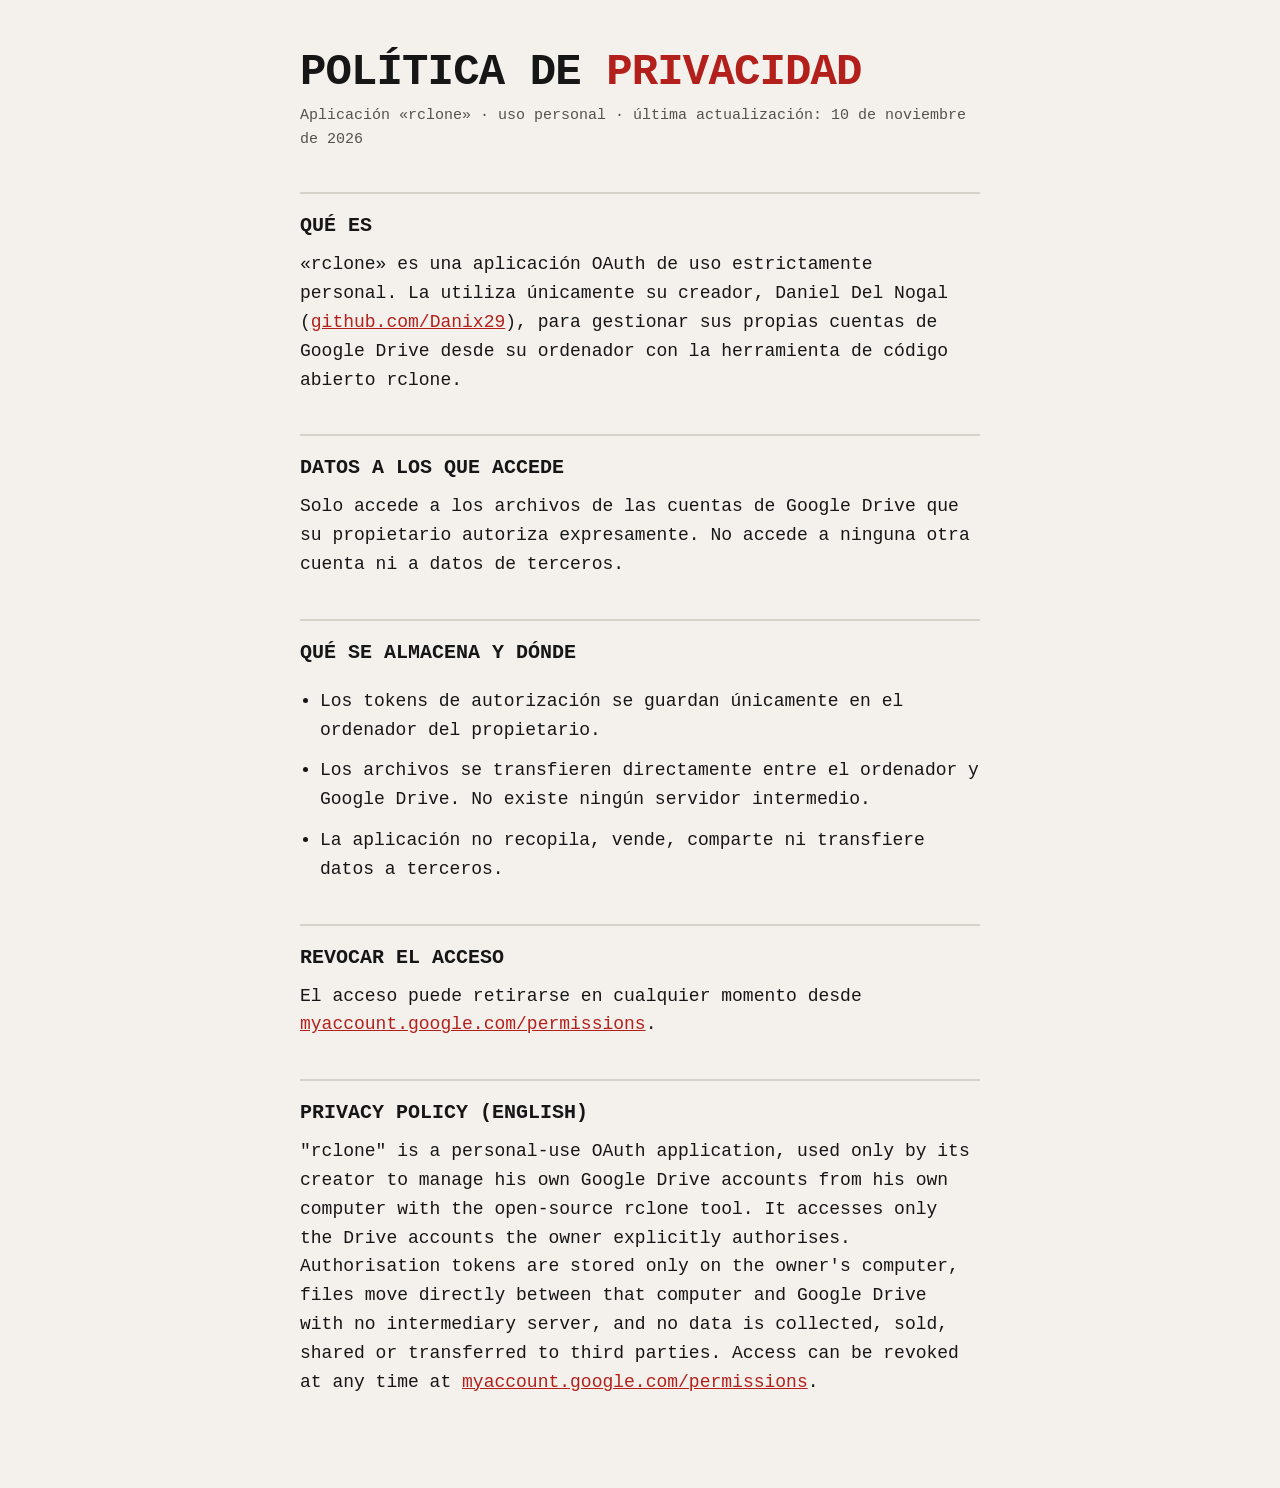
<file: rclone-privacidad.html>
<!doctype html>
<html lang="es">
<head>
<meta charset="utf-8">
<meta name="viewport" content="width=device-width, initial-scale=1">
<meta name="robots" content="noindex">
<title>Privacidad · rclone (uso personal)</title>
<style>
  :root { --bg:#111; --fg:#ece9e4; --muted:#b0aba3; --red:#ff5a52; --line:#2a2a2a; }
  @media (prefers-color-scheme: light) {
    :root { --bg:#f4f1ec; --fg:#161616; --muted:#55524d; --red:#b3201c; --line:#d6d1c9; }
  }
  * { box-sizing: border-box; }
  body { margin:0; background:var(--bg); color:var(--fg); font:18px/1.6 ui-monospace, "SF Mono", Consolas, monospace; }
  main { max-width:720px; margin:0 auto; padding:48px 20px 80px; }
  h1 { font-size:clamp(28px,6vw,44px); line-height:1.1; margin:0 0 8px; text-transform:uppercase; letter-spacing:-.02em; }
  h1 span { color:var(--red); }
  h2 { font-size:20px; margin:40px 0 8px; padding-top:16px; border-top:2px solid var(--line); text-transform:uppercase; }
  p, li { margin:0 0 12px; }
  ul { padding-left:20px; }
  .meta { color:var(--muted); font-size:15px; }
  a { color:var(--red); }
</style>
</head>
<body>
<main>
  <h1>Política de <span>privacidad</span></h1>
  <p class="meta">Aplicación «rclone» · uso personal · última actualización: 10 de noviembre de 2026</p>

  <h2>Qué es</h2>
  <p>«rclone» es una aplicación OAuth de uso estrictamente personal. La utiliza únicamente su creador, Daniel Del Nogal (<a href="https://github.com/Danix29">github.com/Danix29</a>), para gestionar sus propias cuentas de Google Drive desde su ordenador con la herramienta de código abierto rclone.</p>

  <h2>Datos a los que accede</h2>
  <p>Solo accede a los archivos de las cuentas de Google Drive que su propietario autoriza expresamente. No accede a ninguna otra cuenta ni a datos de terceros.</p>

  <h2>Qué se almacena y dónde</h2>
  <ul>
    <li>Los tokens de autorización se guardan únicamente en el ordenador del propietario.</li>
    <li>Los archivos se transfieren directamente entre el ordenador y Google Drive. No existe ningún servidor intermedio.</li>
    <li>La aplicación no recopila, vende, comparte ni transfiere datos a terceros.</li>
  </ul>

  <h2>Revocar el acceso</h2>
  <p>El acceso puede retirarse en cualquier momento desde <a href="https://myaccount.google.com/permissions">myaccount.google.com/permissions</a>.</p>

  <h2>Privacy policy (English)</h2>
  <p>"rclone" is a personal-use OAuth application, used only by its creator to manage his own Google Drive accounts from his own computer with the open-source rclone tool. It accesses only the Drive accounts the owner explicitly authorises. Authorisation tokens are stored only on the owner's computer, files move directly between that computer and Google Drive with no intermediary server, and no data is collected, sold, shared or transferred to third parties. Access can be revoked at any time at <a href="https://myaccount.google.com/permissions">myaccount.google.com/permissions</a>.</p>
</main>
</body>
</html>
</file>
